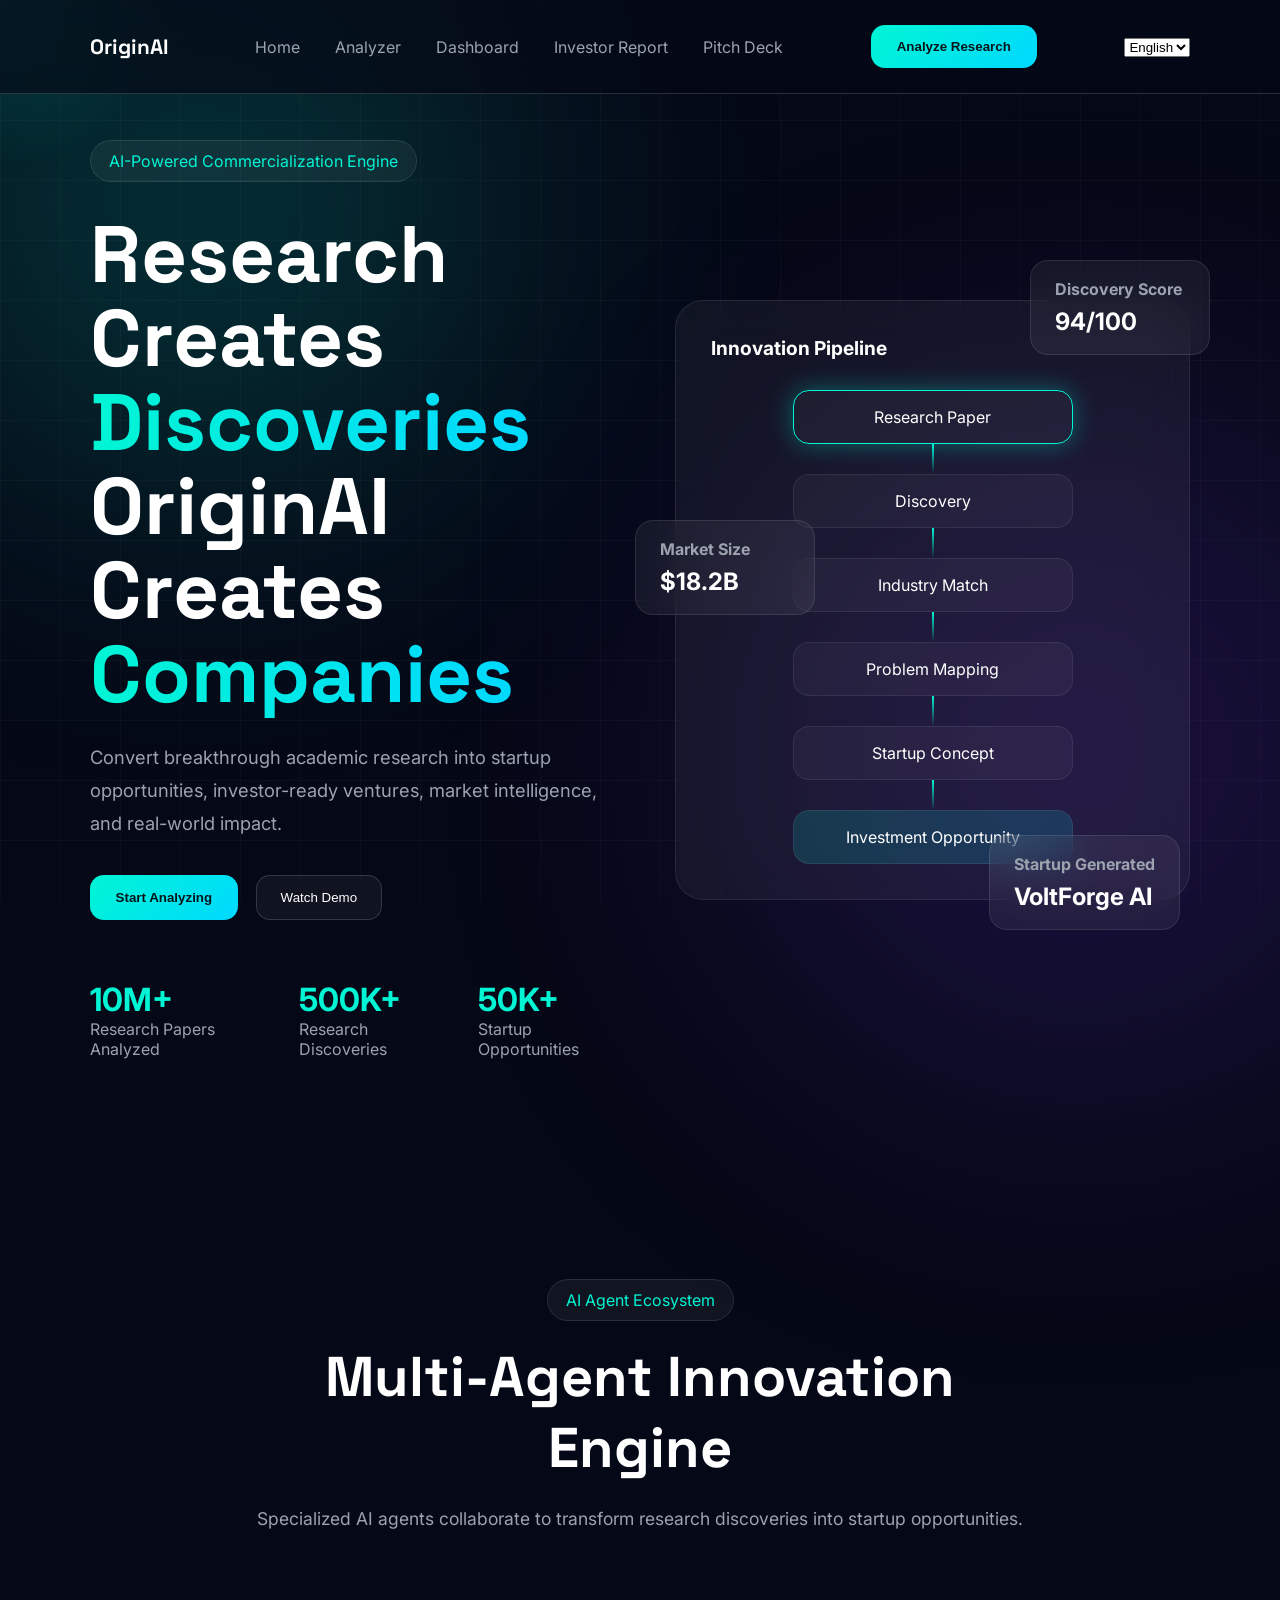
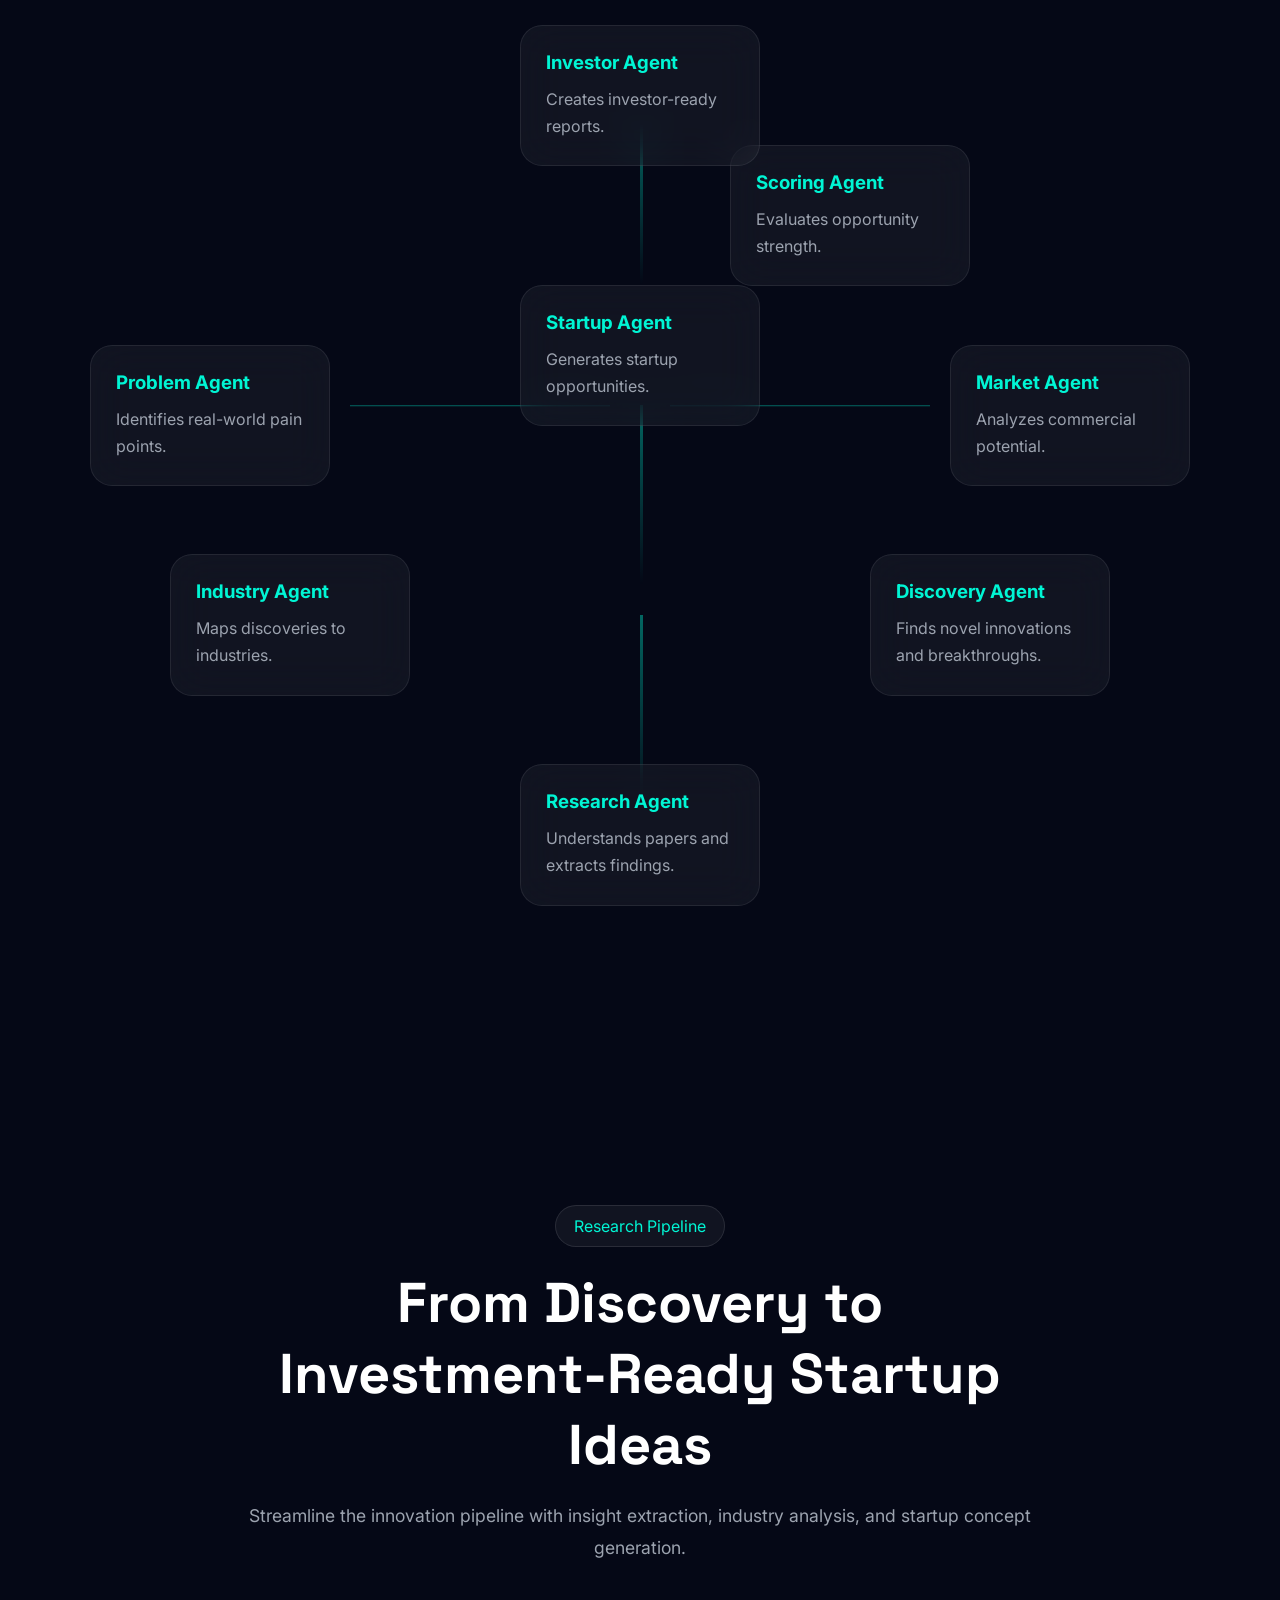
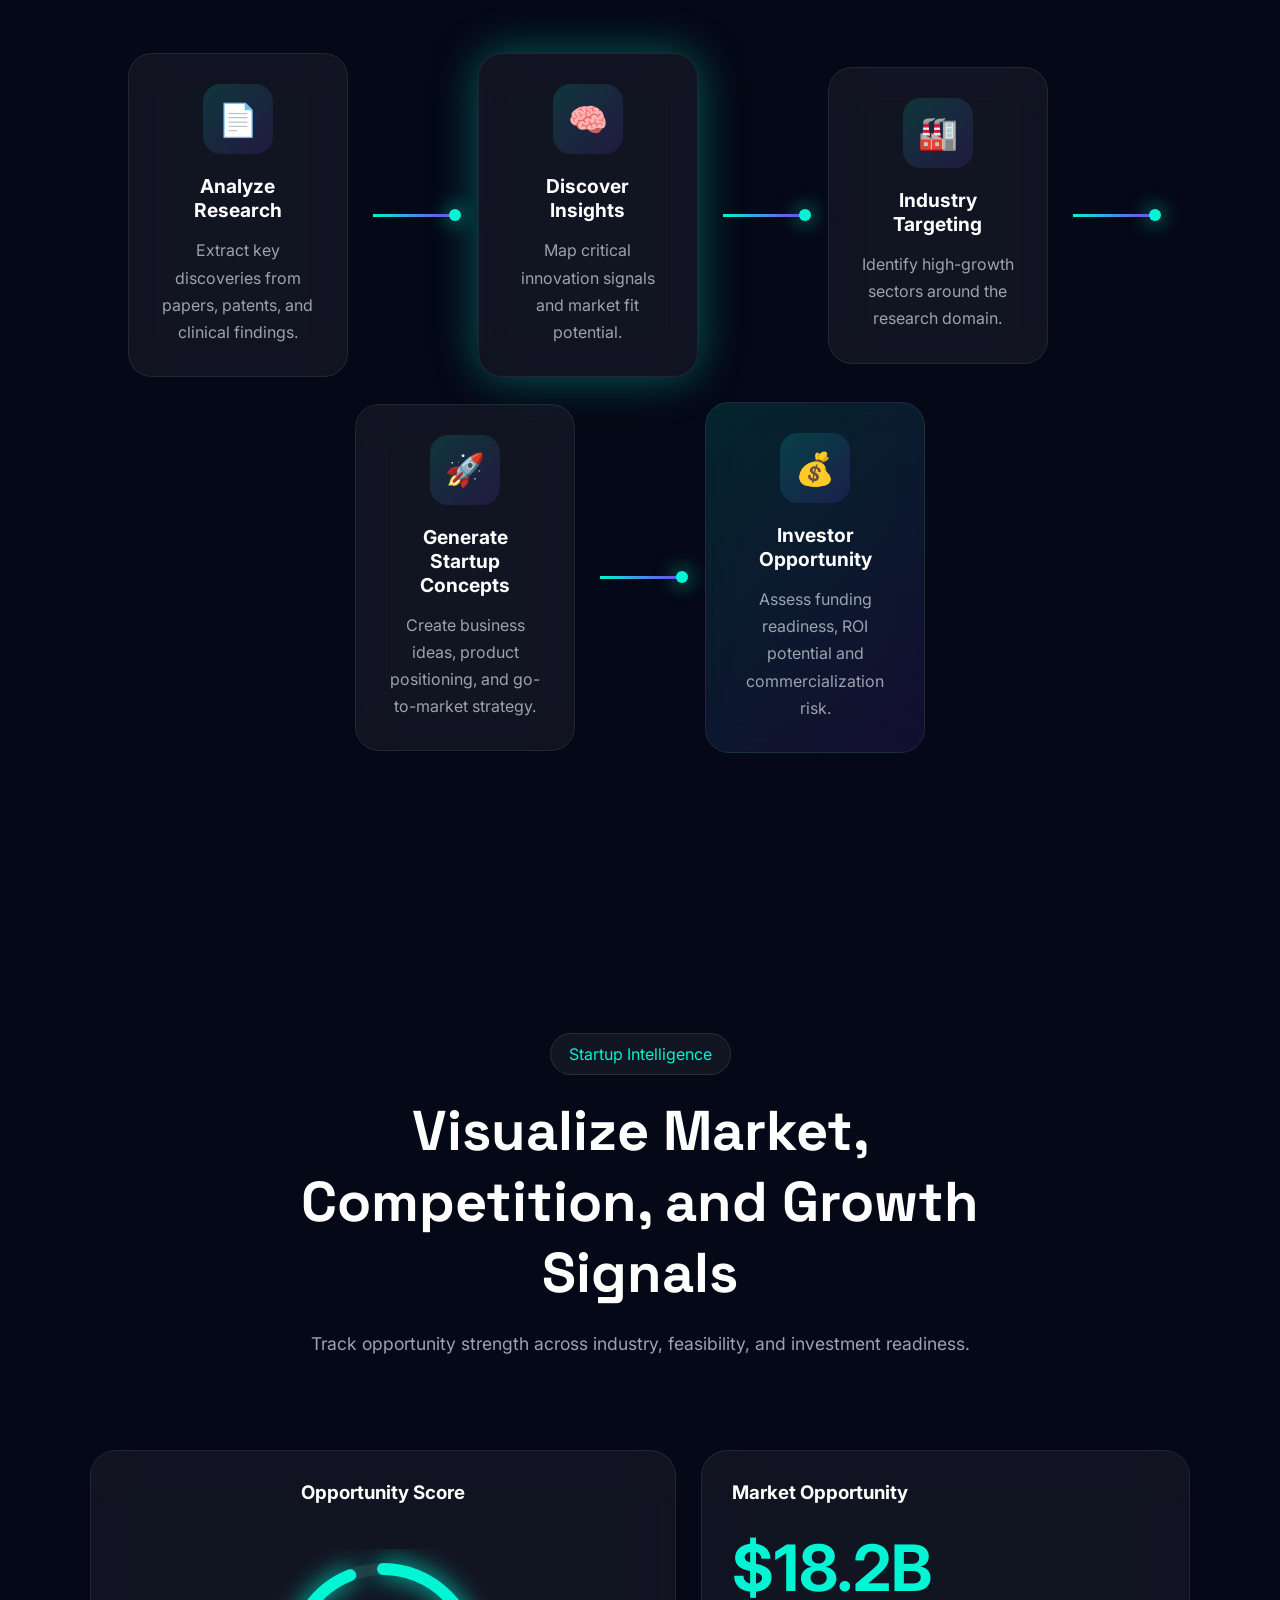
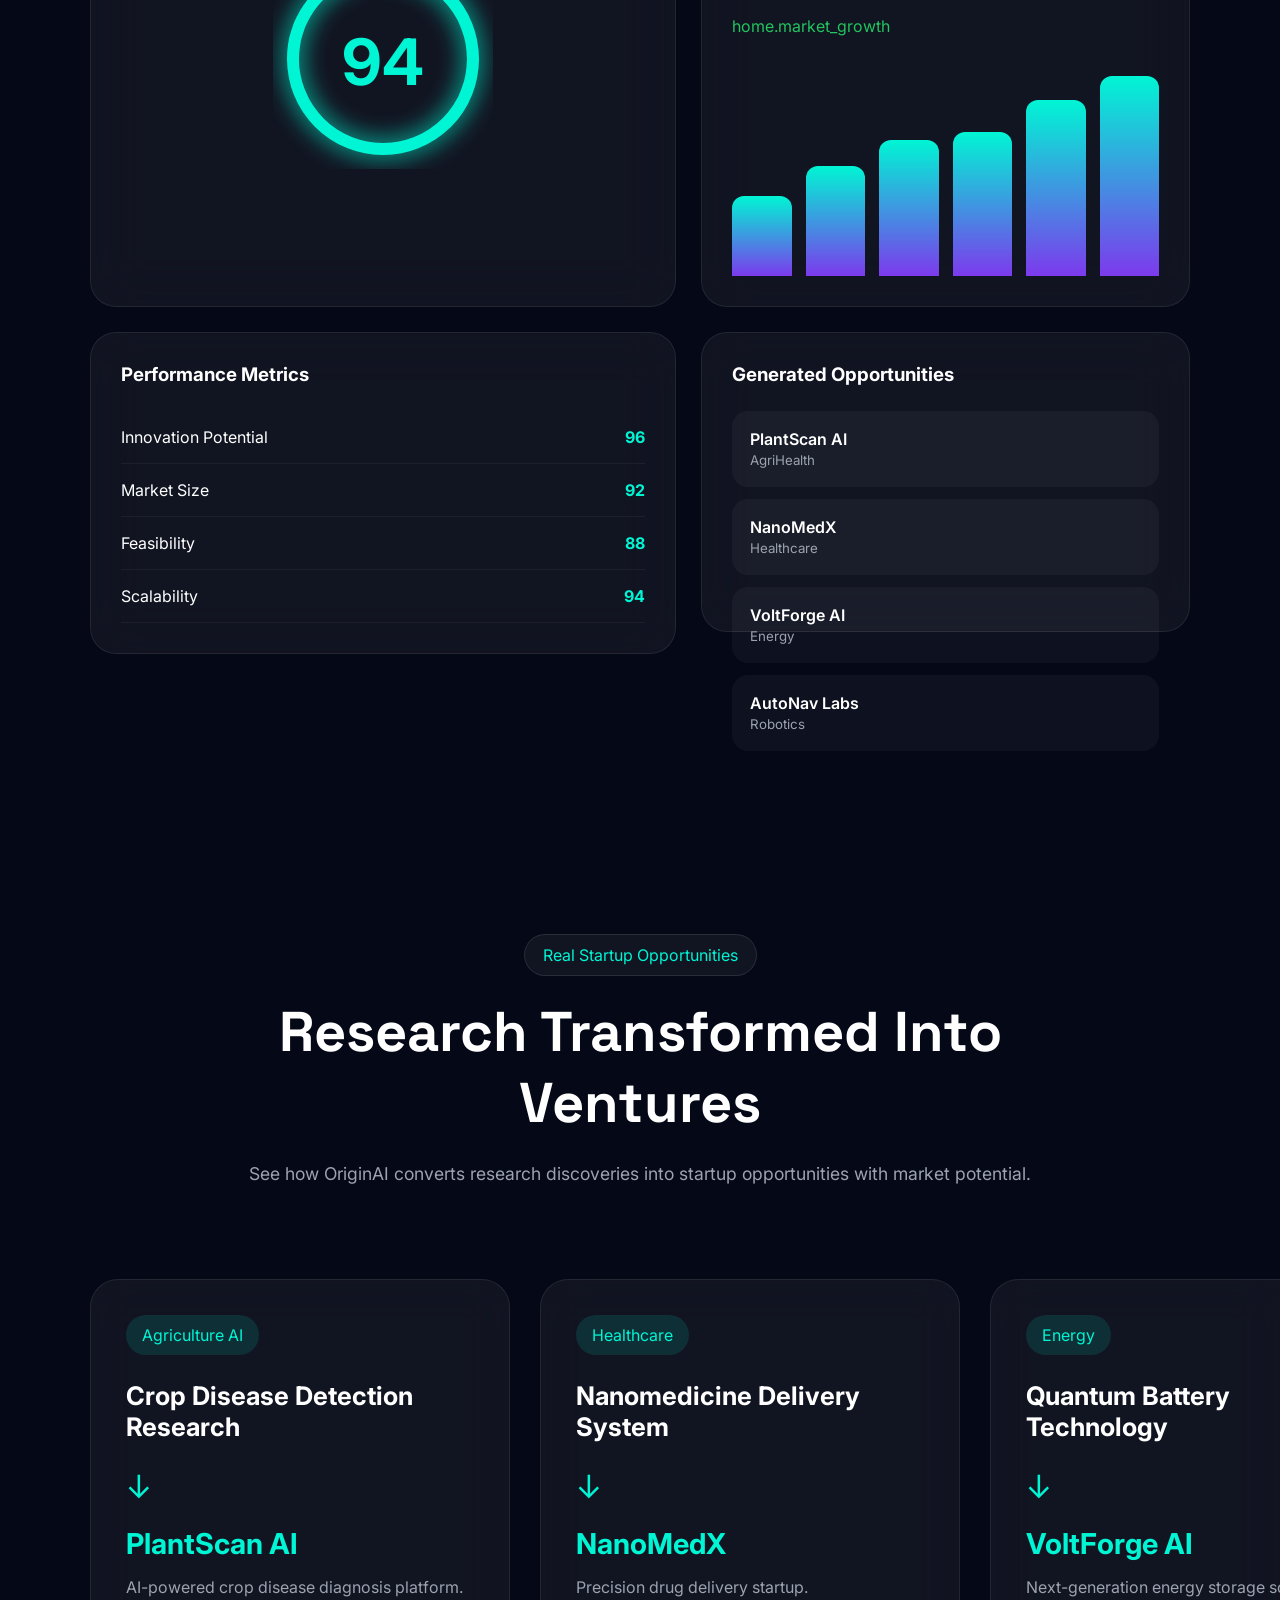
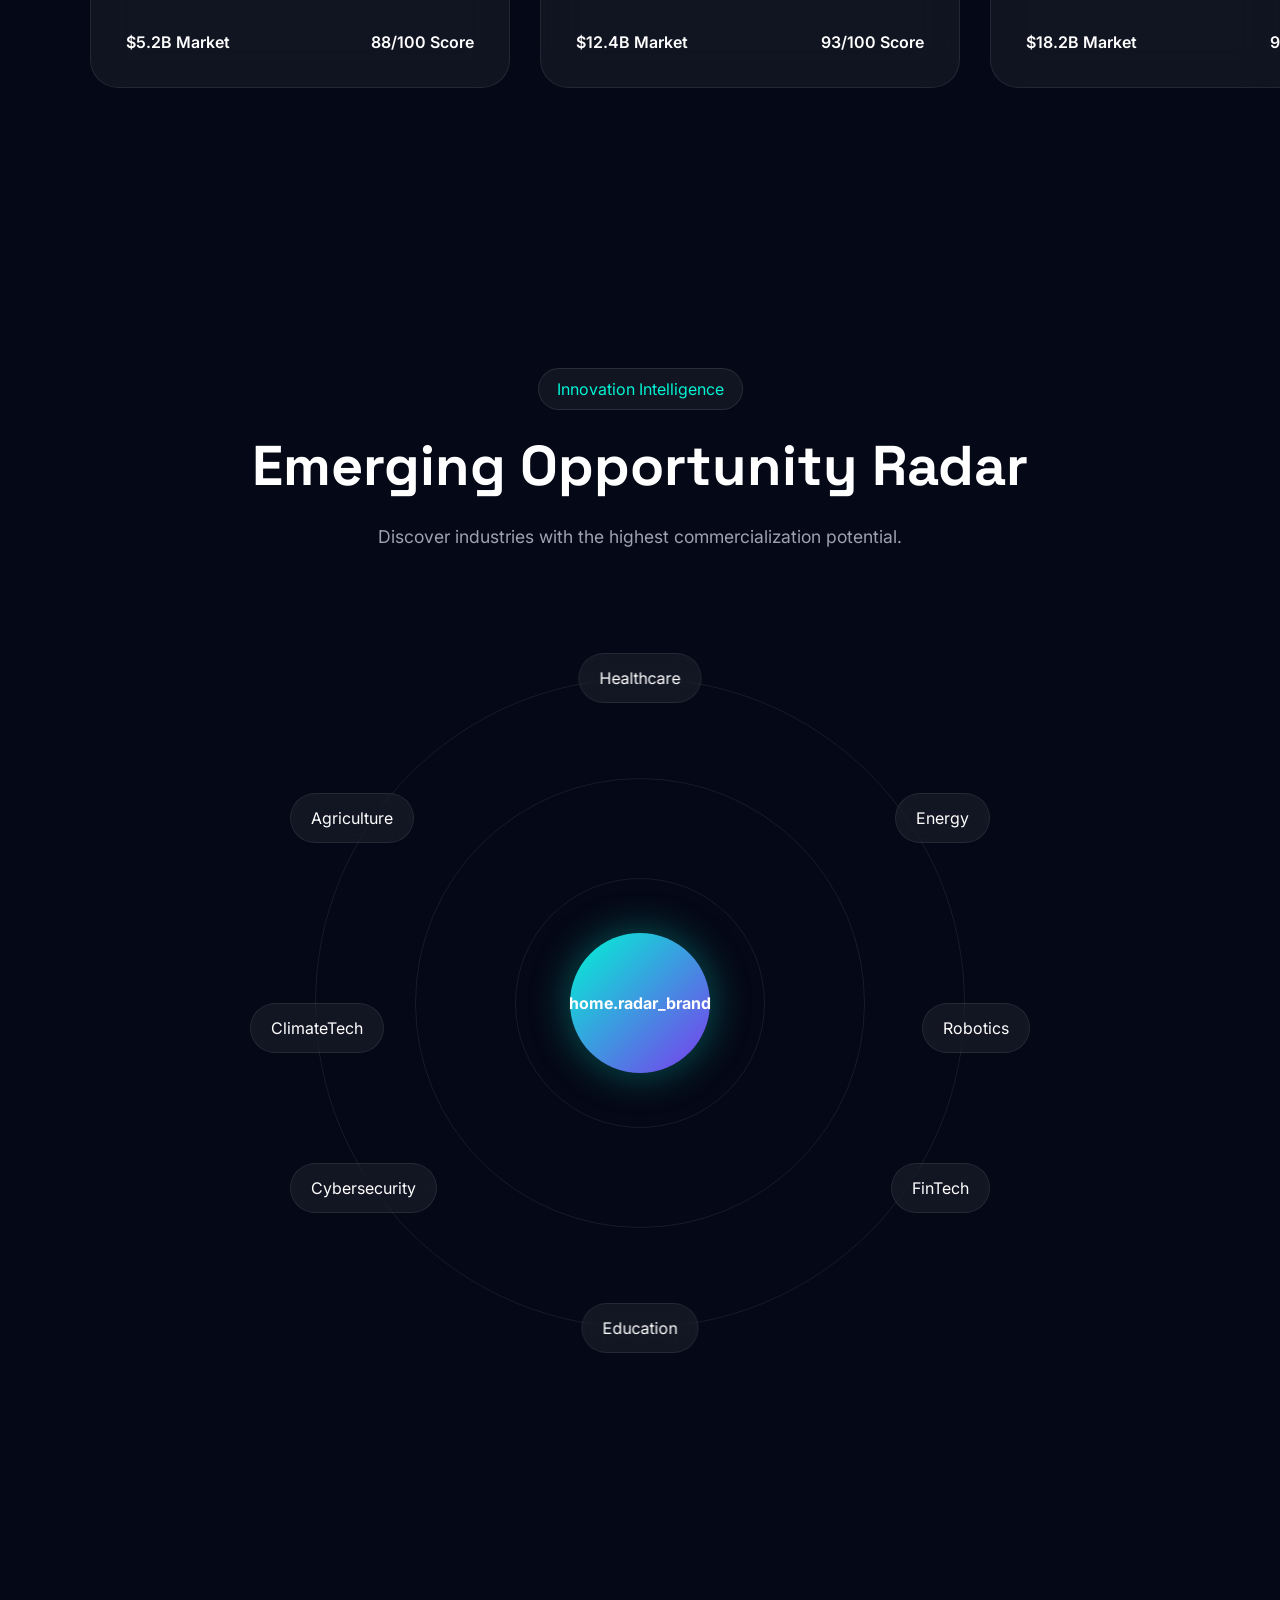
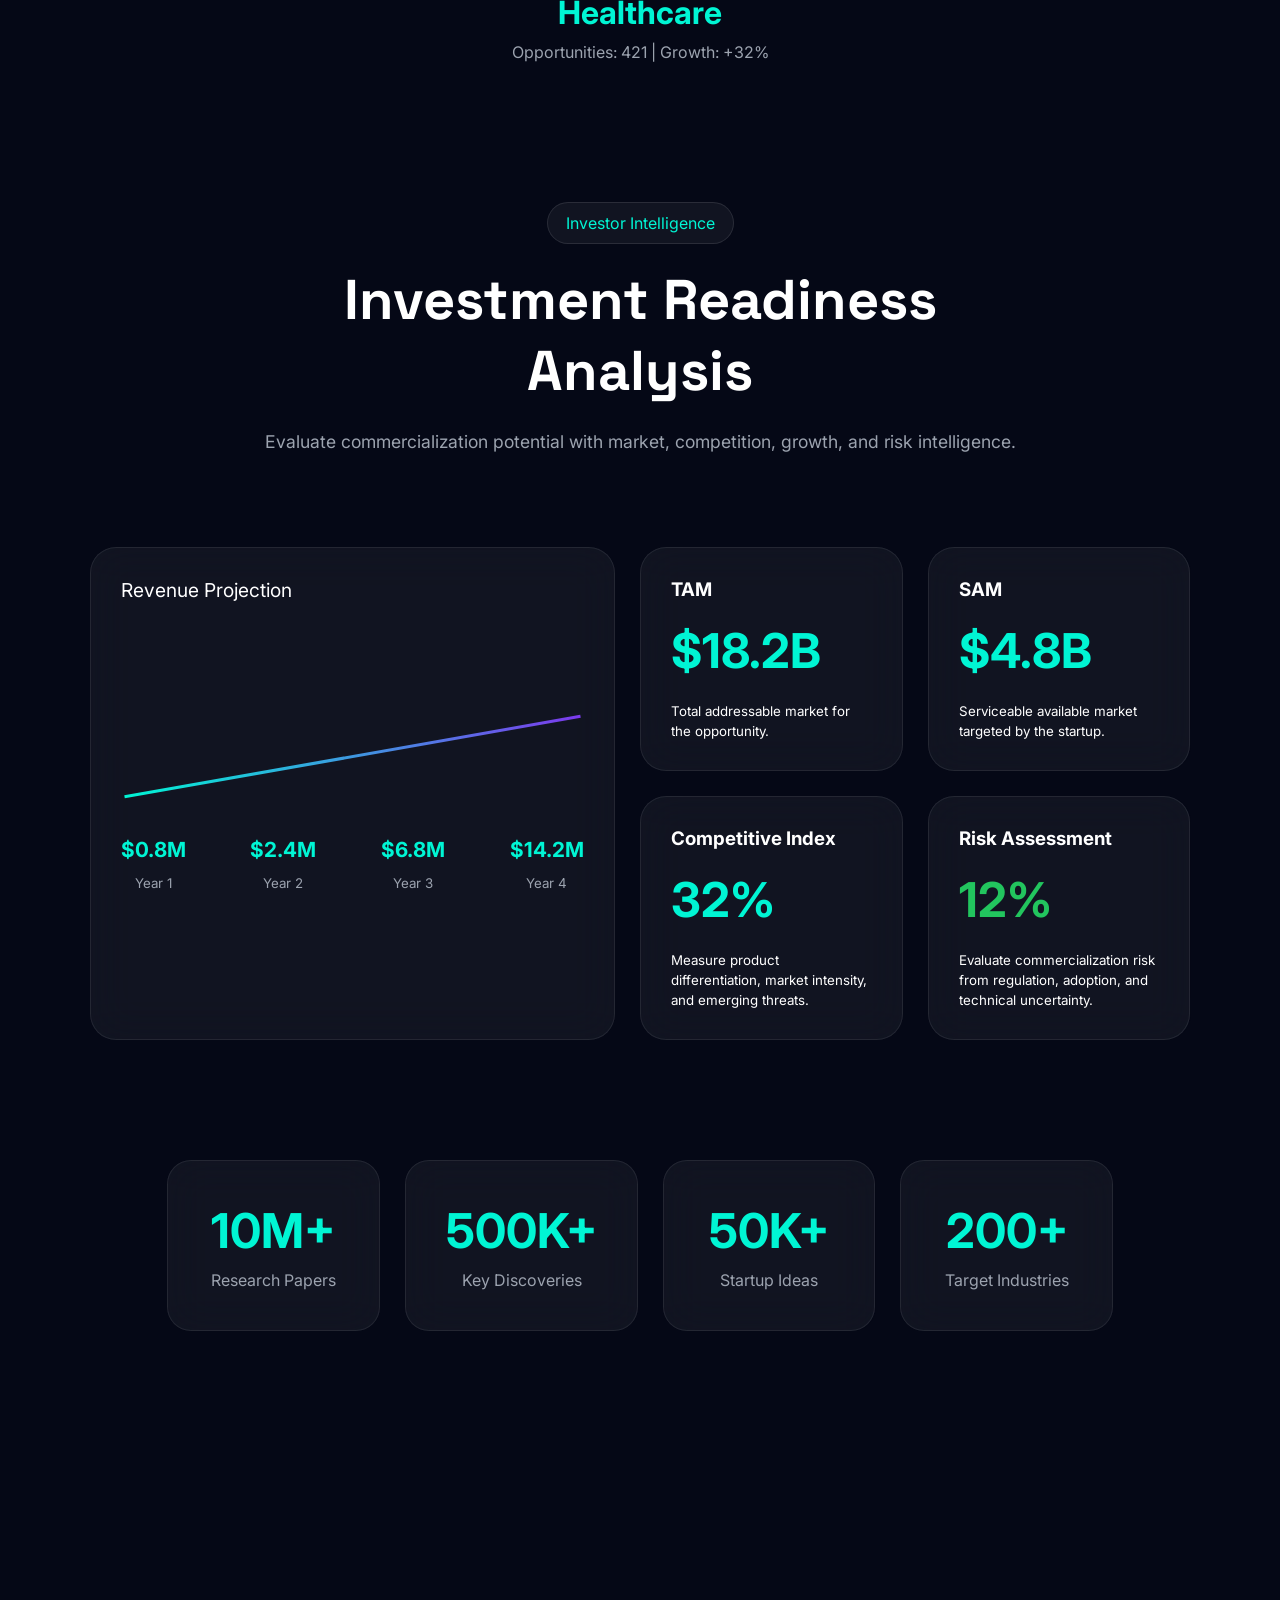
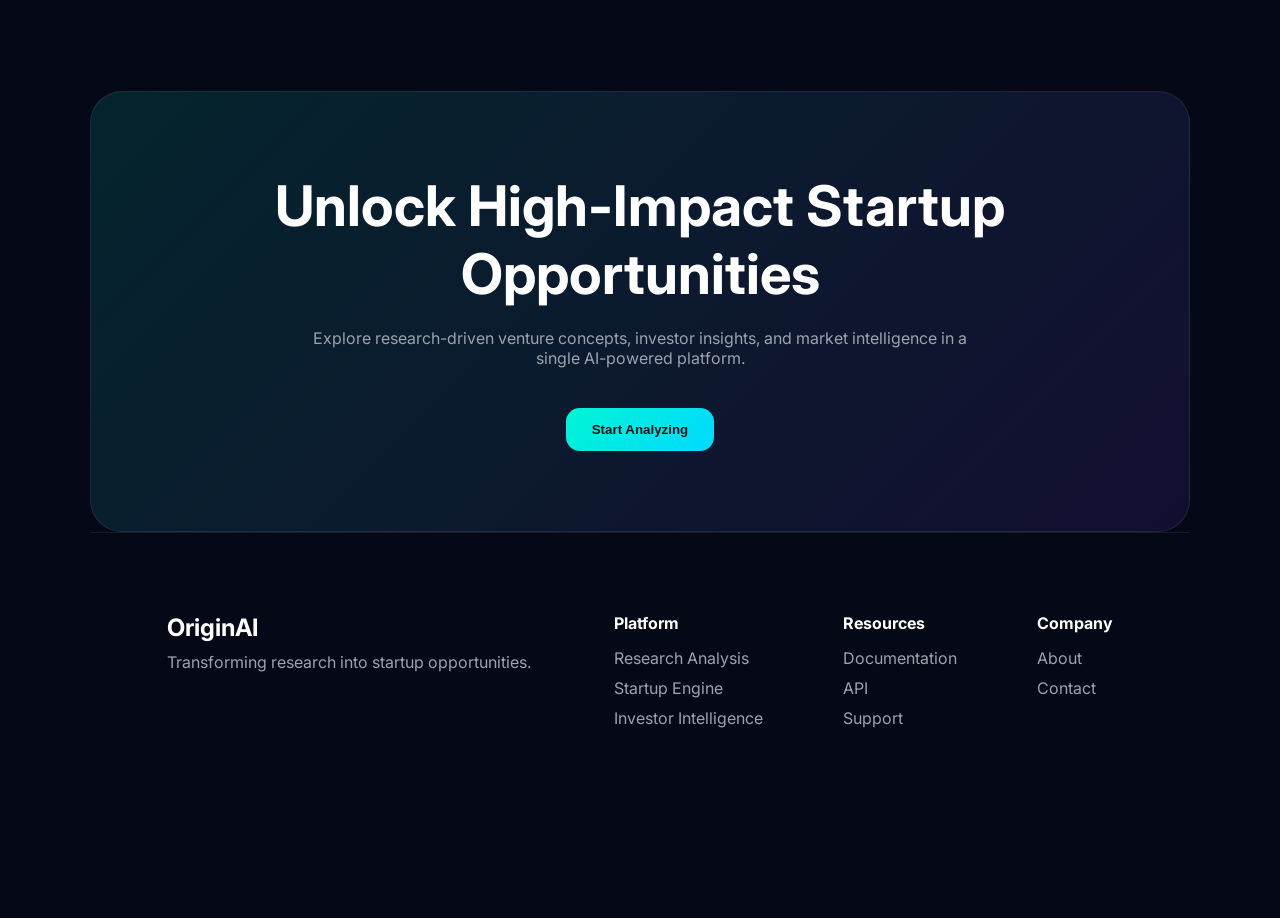
<file: templates/index.html>
<!DOCTYPE html>
<html lang="en">

<head>
    <meta charset="UTF-8">
    <meta name="viewport" content="width=device-width, initial-scale=1.0">
    <title data-i18n="title.home">OriginAI | Transform Research Into Startup Opportunities</title>

    <!-- Google Fonts -->
    <link href="https://fonts.googleapis.com/css2?family=Space+Grotesk:wght@300;400;500;600;700&family=Inter:wght@300;400;500;600&display=swap" rel="stylesheet">

    <!-- AOS -->
    <link href="https://unpkg.com/aos@2.3.4/dist/aos.css" rel="stylesheet">

    <!-- Main CSS -->
    <link rel="stylesheet" href="/static/css/style.css">
</head>

<body>

    <!-- Mouse Spotlight -->
    <div class="cursor-glow"></div>

    <!-- Animated Background -->
    <div class="bg-grid"></div>
    <div class="aurora aurora-1"></div>
    <div class="aurora aurora-2"></div>

    <!-- Navbar -->
    <nav class="navbar">
        <div class="logo" data-i18n="OriginAI">
            <span class="logo-circle"></span>
            OriginAI
        </div>

        <ul class="nav-links">
            <li><a href="/" data-i18n="nav.home">Home</a></li>
            <li><a href="/analyzer" data-i18n="nav.analyzer">Analyzer</a></li>
            <li><a href="/dashboard" data-i18n="nav.dashboard">Dashboard</a></li>
            <li><a href="/investor-report" data-i18n="nav.investor_report">Investor Report</a></li>
            <li><a href="/pitchdeck" data-i18n="nav.pitchdeck">Pitch Deck</a></li>
        </ul>

        <div class="nav-buttons">
            <button class="btn-primary"
                onclick="window.location.href='/analyzer'"
                data-i18n="btn.analyze_research">
                Analyze Research
            </button>
        </div>

        <div class="lang-selector">
            <select id="langSelector" aria-label="Language selector">
                <option value="en">English</option>
                <option value="hi">हिन्दी</option>
                <option value="te">తెలుగు</option>
                <option value="ta">தமிழ்</option>
            </select>
        </div>
    </nav>

    <!-- Hero -->
    <section class="hero">

        <div class="hero-left">

            <div class="hero-badge" data-i18n="hero.badge" data-i18n-html="true">
                AI-Powered Commercialization Engine
            </div>

            <h1 data-i18n="hero.h1" data-i18n-html="true">
                Research Creates
                <span>Discoveries</span>
                <br>
                OriginAI Creates
                <span>Companies</span>
            </h1>

            <p data-i18n="hero.p">
                Convert breakthrough academic research into startup opportunities,
                investor-ready ventures, market intelligence, and real-world impact.
            </p>

            <div class="hero-buttons">

                <button class="btn-primary hero-btn" onclick="window.location.href='/analyzer'" data-i18n="btn.start_analyzing">
                    Start Analyzing
                </button>

                <button class="btn-glass hero-btn" onclick="window.location.href='/dashboard'" data-i18n="btn.watch_demo">
                    Watch Demo
                </button>

            </div>

            <div class="hero-metrics">

                <div class="metric">
                    <h3>10M+</h3>
                    <span data-i18n="hero.metric_research_papers">Research Papers</span>
                </div>

                <div class="metric">
                    <h3>500K+</h3>
                    <span data-i18n="hero.metric_discoveries">Discoveries</span>
                </div>

                <div class="metric">
                    <h3>50K+</h3>
                    <span data-i18n="hero.metric_startup_opportunities">Startup Opportunities</span>
                </div>

            </div>

        </div>

        <div class="hero-right">

            <div class="pipeline-card">

                    <div class="pipeline-title" data-i18n="pipeline.innovation_pipeline">
                    Innovation Pipeline
                </div>

                <div class="pipeline">

                    <div class="pipeline-step active" data-i18n="home.pipeline_research_paper">
                        Research Paper
                    </div>

                    <div class="line"></div>

                    <div class="pipeline-step" data-i18n="home.pipeline_discovery">
                        Discovery
                    </div>

                    <div class="line"></div>

                    <div class="pipeline-step" data-i18n="home.pipeline_industry_match">
                        Industry Match
                    </div>

                    <div class="line"></div>

                    <div class="pipeline-step" data-i18n="home.pipeline_problem_mapping">
                        Problem Mapping
                    </div>

                    <div class="line"></div>

                    <div class="pipeline-step" data-i18n="home.pipeline_startup_concept">
                        Startup Concept
                    </div>

                    <div class="line"></div>

                    <div class="pipeline-step final" data-i18n="home.pipeline_investment_opportunity">
                        Investment Opportunity
                    </div>

                </div>

            </div>

            <div class="floating-card card-1">
                <h4>Discovery Score</h4>
                <h2>94/100</h2>
            </div>

            <div class="floating-card card-2">
                <h4>Market Size</h4>
                <h2>$18.2B</h2>
            </div>

            <div class="floating-card card-3">
                <h4>Startup Generated</h4>
                <h2>VoltForge AI</h2>
            </div>

        </div>

    </section>
    <!-- ===================================== -->
<!-- AI AGENT NETWORK -->
<!-- ===================================== -->

<section class="agent-network-section">

    <div class="section-header">

        <span class="section-tag" data-i18n="home.agent_network_tag">
            AI Agent Ecosystem
        </span>

        <h2 data-i18n="home.agent_network_title">
            Multi-Agent Innovation Engine
        </h2>

        <p data-i18n="home.agent_network_description">
    </div>

    <div class="agent-network">

        <div class="connection connection-1"></div>
        <div class="connection connection-2"></div>
        <div class="connection connection-3"></div>
        <div class="connection connection-4"></div>
        <div class="connection connection-5"></div>

        <div class="agent-card research">
            <h3 data-i18n="home.agent_research_title">Research Agent</h3>
            <p data-i18n="home.agent_research_description">
                Understands papers and extracts findings.
            </p>
        </div>

        <div class="agent-card discovery">
            <h3 data-i18n="home.agent_discovery_title">Discovery Agent</h3>
            <p data-i18n="home.agent_discovery_description">
                Finds novel innovations and breakthroughs.
            </p>
        </div>

        <div class="agent-card industry">
            <h3 data-i18n="home.agent_industry_title">Industry Agent</h3>
            <p data-i18n="home.agent_industry_description">
                Maps discoveries to industries.
            </p>
        </div>

        <div class="agent-card problem">
            <h3 data-i18n="home.agent_problem_title">Problem Agent</h3>
            <p data-i18n="home.agent_problem_description">
                Identifies real-world pain points.
            </p>
        </div>

        <div class="agent-card startup">
            <h3 data-i18n="home.agent_startup_title">Startup Agent</h3>
            <p data-i18n="home.agent_startup_description">
                Generates startup opportunities.
            </p>
        </div>

        <div class="agent-card market">
            <h3 data-i18n="home.agent_market_title">Market Agent</h3>
            <p data-i18n="home.agent_market_description">
                Analyzes commercial potential.
            </p>
        </div>

        <div class="agent-card scoring">
            <h3 data-i18n="home.agent_scoring_title">Scoring Agent</h3>
            <p data-i18n="home.agent_scoring_description">
                Evaluates opportunity strength.
            </p>
        </div>

        <div class="agent-card investor">
            <h3 data-i18n="home.agent_investor_title">Investor Agent</h3>
            <p data-i18n="home.agent_investor_description">
                Creates investor-ready reports.
            </p>
        </div>

    </div>

</section>
<!-- ===================================== -->
<!-- RESEARCH TO STARTUP PIPELINE -->
<!-- ===================================== -->

<section class="pipeline-section" data-i18n-section="pipeline">

    <div class="section-header">

        <span class="section-tag" data-i18n="home.pipeline_section_tag">
            Research Commercialization Process
        </span>

        <h2 data-i18n="home.pipeline_section_title">
            From Discovery To Startup
        </h2>

        <p data-i18n="home.pipeline_section_description">
            OriginAI transforms academic breakthroughs into
            commercially viable startup opportunities through
            a structured AI-powered pipeline.
        </p>

    </div>

    <div class="innovation-pipeline">

        <div class="pipeline-stage">

            <div class="stage-icon">📄</div>

            <h3 data-i18n="home.pipeline_step_research_paper">Research Paper</h3>

            <p data-i18n="home.pipeline_step_research_paper_desc">
                Upload PDFs, DOI links,
                or research publications.
            </p>

        </div>

        <div class="pipeline-arrow"></div>

        <div class="pipeline-stage">

            <div class="stage-icon">🧠</div>

            <h3 data-i18n="home.pipeline_step_discovery_extraction">Discovery Extraction</h3>

            <p data-i18n="home.pipeline_step_discovery_extraction_desc">
                AI identifies innovations,
                breakthroughs, and novel methods.
            </p>

        </div>

        <div class="pipeline-arrow"></div>

        <div class="pipeline-stage">

            <div class="stage-icon">🏭</div>

            <h3 data-i18n="home.pipeline_step_industry_mapping">Industry Mapping</h3>

            <p data-i18n="home.pipeline_step_industry_mapping_desc">
                Technologies are matched
                with target industries.
            </p>

        </div>

        <div class="pipeline-arrow"></div>

        <div class="pipeline-stage">

            <div class="stage-icon">🚀</div>

            <h3 data-i18n="home.pipeline_step_startup_generation">Startup Generation</h3>

            <p data-i18n="home.pipeline_step_startup_generation_desc">
                Business opportunities
                are automatically generated.
            </p>

        </div>

        <div class="pipeline-arrow"></div>

        <div class="pipeline-stage final-stage">

            <div class="stage-icon">💰</div>

            <h3 data-i18n="home.pipeline_step_investor_opportunity">Investor Opportunity</h3>

            <p data-i18n="home.pipeline_step_investor_opportunity_desc">
                Market analysis,
                scores, and reports.
            </p>

        </div>

    </div>

</section>
<!-- ===================================== -->
<!-- OPPORTUNITY INTELLIGENCE DASHBOARD -->
<!-- ===================================== -->

<section class="dashboard-preview">

    <div class="section-header">

        <span class="section-tag" data-i18n="home.dashboard_section_tag">
            Opportunity Intelligence
        </span>

        <h2 data-i18n="home.dashboard_section_title">
            AI-Powered Market Analysis
        </h2>

        <p data-i18n="home.dashboard_section_description">
            Every discovery is evaluated for innovation,
            feasibility, scalability, and market potential.
        </p>

    </div>

    <div class="dashboard-grid">

        <!-- SCORE CARD -->

        <div class="dashboard-card score-card">

            <h3 data-i18n="opportunity.score">Opportunity Score</h3>

            <div class="score-ring">

                <svg width="220" height="220">

                    <circle
                        cx="110"
                        cy="110"
                        r="90"
                        class="ring-bg">
                    </circle>

                    <circle
                        cx="110"
                        cy="110"
                        r="90"
                        class="ring-progress">
                    </circle>

                </svg>

                <div class="score-value">
                    94
                </div>

            </div>

        </div>

        <!-- MARKET -->

        <div class="dashboard-card market-card">

            <h3 data-i18n="home.market_opportunity_title">Market Opportunity</h3>

            <div class="market-value">
                $18.2B
            </div>

            <span class="market-growth" data-i18n="home.market_growth">
                ▲ +27.4%
            </span>

            <div class="market-chart">

                <div class="bar h1"></div>
                <div class="bar h2"></div>
                <div class="bar h3"></div>
                <div class="bar h4"></div>
                <div class="bar h5"></div>
                <div class="bar h6"></div>

            </div>

        </div>

        <!-- METRICS -->

        <div class="dashboard-card metrics-card">

            <h3 data-i18n="home.performance_metrics_title">Performance Metrics</h3>

            <div class="metric-row">
                <span data-i18n="home.metric_innovation">Innovation</span>
                <span>96</span>
            </div>

            <div class="metric-row">
                <span data-i18n="home.metric_market_size">Market Size</span>
                <span>92</span>
            </div>

            <div class="metric-row">
                <span data-i18n="home.metric_feasibility">Feasibility</span>
                <span>88</span>
            </div>

            <div class="metric-row">
                <span data-i18n="home.metric_scalability">Scalability</span>
                <span>94</span>
            </div>

        </div>

        <!-- STARTUP FEED -->

        <div class="dashboard-card startup-feed">

            <h3 data-i18n="home.generated_opportunities_title">Generated Opportunities</h3>

            <div class="startup-item">
                <span data-i18n="home.showcase_startup_name_1">VoltForge AI</span>
                <small data-i18n="home.showcase_startup_sector_1">Energy Storage</small>
            </div>

            <div class="startup-item">
                <span data-i18n="home.showcase_startup_name_2">PlantScan AI</span>
                <small data-i18n="home.showcase_startup_sector_2">Agriculture</small>
            </div>

            <div class="startup-item">
                <span data-i18n="home.showcase_startup_name_3">NanoMedX</span>
                <small data-i18n="home.showcase_startup_sector_3">Healthcare</small>
            </div>

            <div class="startup-item">
                <span data-i18n="home.showcase_startup_name_4">AutoNav Labs</span>
                <small data-i18n="home.showcase_startup_sector_4">Robotics</small>
            </div>

        </div>

    </div>

</section>

    <!-- Next sections here -->
    <!-- Stats -->
    <!-- AI Agent Network -->
    <!-- Dashboard -->
    <!-- Footer -->
     <!-- ===================================== -->
<!-- DISCOVERY SHOWCASE -->
<!-- ===================================== -->

<section class="discovery-showcase">

    <div class="section-header">

        <span class="section-tag" data-i18n="home.showcase_section_tag">
            Real Startup Opportunities
        </span>

        <h2 data-i18n="home.showcase_section_title">
            Research Transformed Into Ventures
        </h2>

        <p data-i18n="home.showcase_section_description">
            See how OriginAI converts research discoveries into
            startup opportunities with market potential.
        </p>

    </div>

    <div class="showcase-track">

        <div class="showcase-card">

            <div class="research-tag" data-i18n="home.showcase_tag_1">
                Agriculture AI
            </div>

            <h3 data-i18n="home.showcase_title_1">Crop Disease Detection Research</h3>

            <div class="showcase-arrow">
                ↓
            </div>

            <h4 data-i18n="home.showcase_project_1">PlantScan AI</h4>

            <p data-i18n="home.showcase_description_1">
                AI-powered crop disease diagnosis platform.
            </p>

            <div class="showcase-footer">

                <span data-i18n="home.showcase_market_1">$5.2B Market</span>
                <span data-i18n="home.showcase_score_1">88/100 Score</span>

            </div>

        </div>

        <div class="showcase-card">

            <div class="research-tag" data-i18n="home.showcase_tag_2">
                Healthcare
            </div>

            <h3 data-i18n="home.showcase_title_2">Nanomedicine Delivery System</h3>

            <div class="showcase-arrow">
                ↓
            </div>

            <h4 data-i18n="home.showcase_project_2">NanoMedX</h4>

            <p data-i18n="home.showcase_description_2">
                Precision drug delivery startup.
            </p>

            <div class="showcase-footer">

                <span data-i18n="home.showcase_market_2">$12.4B Market</span>
                <span data-i18n="home.showcase_score_2">93/100 Score</span>

            </div>

        </div>

        <div class="showcase-card">

            <div class="research-tag" data-i18n="home.showcase_tag_3">
                Energy
            </div>

            <h3 data-i18n="home.showcase_title_3">Quantum Battery Technology</h3>

            <div class="showcase-arrow">
                ↓
            </div>

            <h4 data-i18n="home.showcase_project_3">VoltForge AI</h4>

            <p data-i18n="home.showcase_description_3">
                Next-generation energy storage solutions.
            </p>

            <div class="showcase-footer">

                <span data-i18n="home.showcase_market_3">$18.2B Market</span>
                <span data-i18n="home.showcase_score_3">94/100 Score</span>

            </div>

        </div>

        <div class="showcase-card">

            <div class="research-tag" data-i18n="home.showcase_tag_4">
                Robotics
            </div>

            <h3 data-i18n="home.showcase_title_4">Autonomous Navigation Research</h3>

            <div class="showcase-arrow">
                ↓
            </div>

            <h4 data-i18n="home.showcase_project_4">AutoNav Labs</h4>

            <p data-i18n="home.showcase_description_4">
                Autonomous mobility intelligence platform.
            </p>

            <div class="showcase-footer">

                <span data-i18n="home.showcase_market_4">$21B Market</span>
                <span data-i18n="home.showcase_score_4">91/100 Score</span>

            </div>

        </div>

    </div>

</section>
<!-- ===================================== -->
<!-- INNOVATION RADAR -->
<!-- ===================================== -->

<section class="radar-section">

    <div class="section-header">

        <span class="section-tag" data-i18n="home.radar_section_tag">
            Innovation Intelligence
        </span>

        <h2 data-i18n="home.radar_section_title">
            Emerging Opportunity Radar
        </h2>

        <p data-i18n="home.radar_section_description">
            Discover industries with the highest commercialization potential.
        </p>

    </div>

    <div class="radar-container">

        <div class="radar-circle circle-1"></div>
        <div class="radar-circle circle-2"></div>
        <div class="radar-circle circle-3"></div>

        <div class="radar-center" data-i18n="home.radar_brand">
            ORIGIN AI
        </div>

        <div class="radar-node healthcare" data-i18n="home.radar_node_healthcare">
            Healthcare
        </div>

        <div class="radar-node energy" data-i18n="home.radar_node_energy">
            Energy
        </div>

        <div class="radar-node agriculture" data-i18n="home.radar_node_agriculture">
            Agriculture
        </div>

        <div class="radar-node robotics" data-i18n="home.radar_node_robotics">
            Robotics
        </div>

        <div class="radar-node fintech" data-i18n="home.radar_node_fintech">
            FinTech
        </div>

        <div class="radar-node climate" data-i18n="home.radar_node_climate">
            ClimateTech
        </div>

        <div class="radar-node cyber" data-i18n="home.radar_node_cyber">
            Cybersecurity
        </div>

        <div class="radar-node education" data-i18n="home.radar_node_education">
            Education
        </div>

    </div>

</section>

<div class="radar-info">

    <h3 id="industryName" data-i18n="home.radar_info_industry_name">
        Healthcare
    </h3>

    <p id="industryStats" data-i18n="home.radar_info_industry_stats">
        Opportunities: 421 | Growth: +32%
    </p>

</div>
<!-- ===================================== -->
<!-- INVESTOR INTELLIGENCE -->
<!-- ===================================== -->

<section class="investor-section">

    <div class="section-header">

        <span class="section-tag" data-i18n="home.investor_section_tag">
            Investor Intelligence
        </span>

        <h2 data-i18n="home.investor_section_title">
            Investment Readiness Analysis
        </h2>

        <p data-i18n="home.investor_section_description">
            Evaluate commercialization potential with market,
            competition, growth, and risk intelligence.
        </p>

    </div>

    <div class="investor-grid">

        <!-- LEFT -->

        <div class="investor-card large-card">

            <div class="card-header" data-i18n="home.revenue_projection_title">
                Revenue Projection
            </div>

            <div class="revenue-chart">

                <div class="rev-line"></div>

                <div class="year">
                    <span>$0.8M</span>
                    <small data-i18n="home.revenue_projection_year_1">Year 1</small>
                </div>

                <div class="year">
                    <span>$2.4M</span>
                    <small data-i18n="home.revenue_projection_year_2">Year 2</small>
                </div>

                <div class="year">
                    <span>$6.8M</span>
                    <small data-i18n="home.revenue_projection_year_3">Year 3</small>
                </div>

                <div class="year">
                    <span>$14.2M</span>
                    <small data-i18n="home.revenue_projection_year_4">Year 4</small>
                </div>

            </div>

        </div>

        <!-- RIGHT -->

        <div class="investor-card">

            <h3 data-i18n="home.investor_tam_title">TAM</h3>

            <div class="big-number">
                $18.2B
            </div>

            <small data-i18n="home.investor_tam_description">Total Addressable Market</small>

        </div>

        <div class="investor-card">

            <h3 data-i18n="home.investor_sam_title">SAM</h3>

            <div class="big-number">
                $4.8B
            </div>

            <small data-i18n="home.investor_sam_description">Serviceable Market</small>

        </div>

        <div class="investor-card">

            <h3 data-i18n="home.competition_index_title">Competition Index</h3>

            <div class="big-number">
                32%
            </div>

            <small data-i18n="home.competition_index_description">Low Competition</small>

        </div>

        <div class="investor-card">

            <h3 data-i18n="home.risk_score_title">Risk Score</h3>

            <div class="big-number risk">
                12%
            </div>

            <small data-i18n="home.risk_score_description">Low Risk</small>

        </div>

    </div>
<section class="stats-section">

    <div class="stat-card">
        <h2>10M+</h2>
        <p data-i18n="home.stats_research_papers">Research Papers</p>
    </div>

    <div class="stat-card">
        <h2>500K+</h2>
        <p data-i18n="home.stats_discoveries">Discoveries</p>
    </div>

    <div class="stat-card">
        <h2>50K+</h2>
        <p data-i18n="home.stats_startup_opportunities">Startup Opportunities</p>
    </div>

    <div class="stat-card">
        <h2>200+</h2>
        <p data-i18n="home.stats_industries">Industries</p>
    </div>

</section>
</section>
<section class="cta-section">

    <div class="cta-card">

        <h2 data-i18n="home.cta_title">
            Turn Research Into Companies
        </h2>

        <p data-i18n="home.cta_description">
            Discover startup opportunities hidden inside
            academic research and emerging technologies.
        </p>

        <button class="btn-primary" data-i18n="btn.start_analyzing">
            Start Analyzing →
        </button>

    </div>
<footer class="footer">

    <div class="footer-brand">

        <h2>OriginAI</h2>

        <p data-i18n="home.footer_tagline">
            Transforming research into startup opportunities.
        </p>

    </div>

    <div class="footer-links">

        <div>
            <h4 data-i18n="home.footer_section_platform">Platform</h4>
            <a href="/analyzer" data-i18n="home.footer_link_research_analysis">Research Analysis</a>
            <a href="/dashboard" data-i18n="home.footer_link_startup_engine">Startup Engine</a>
            <a href="/investor-report" data-i18n="home.footer_link_investor_intelligence">Investor Intelligence</a>
        </div>

        <div>
            <h4 data-i18n="home.footer_section_resources">Resources</h4>
            <a href="/investor-report" data-i18n="home.footer_link_documentation">Documentation</a>
            <a href="/investor-report" data-i18n="home.footer_link_api">API</a>
            <a href="/investor-report" data-i18n="home.footer_link_support">Support</a>
        </div>

        <div>
            <h4 data-i18n="home.footer_section_company">Company</h4>
            <a href="/" data-i18n="home.footer_link_about">About</a>
            <a href="/" data-i18n="home.footer_link_contact">Contact</a>
    </div>

</footer>
</section>
    <script src="https://unpkg.com/aos@2.3.4/dist/aos.js"></script>

    <script>
        AOS.init({
            duration: 1000,
            once: true
        });
    </script>

    <script src="/static/js/i18n.js"></script>
    <script src="/static/js/main.js"></script>

</body>
</html>
</file>
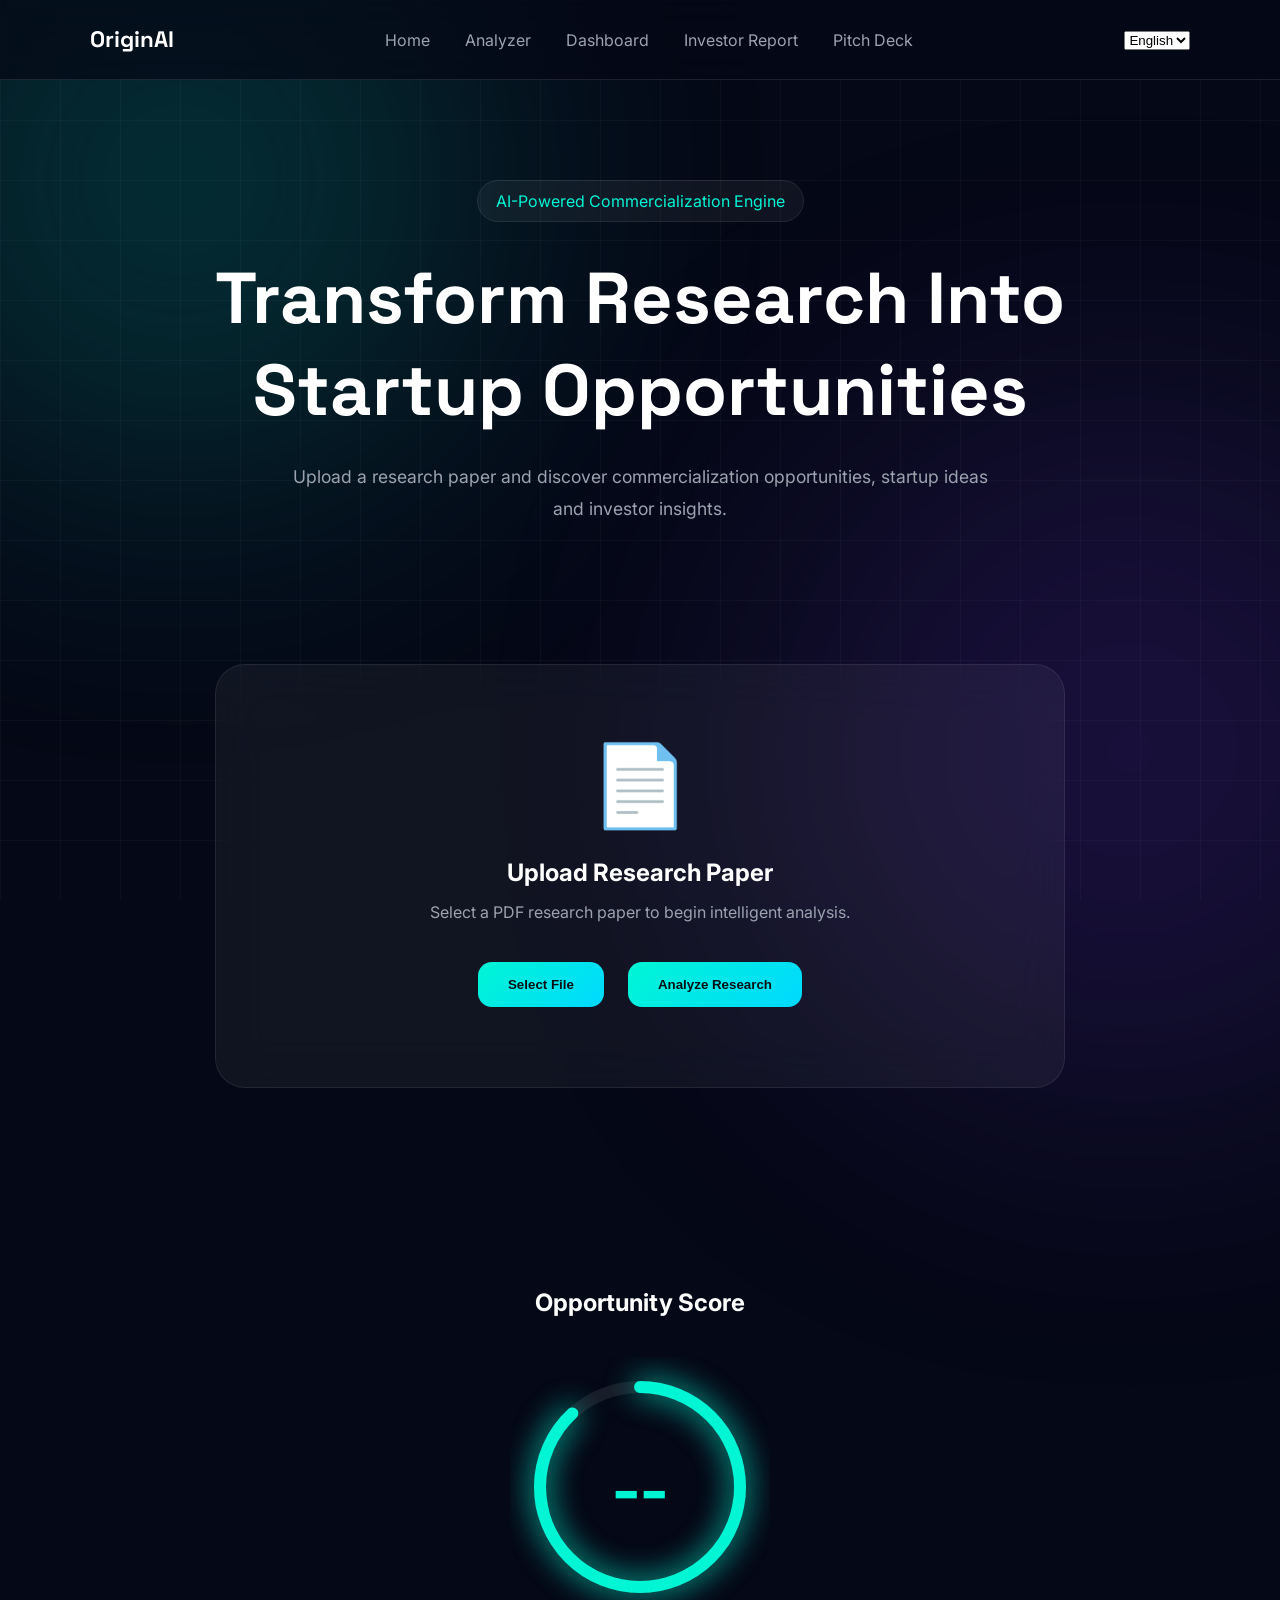
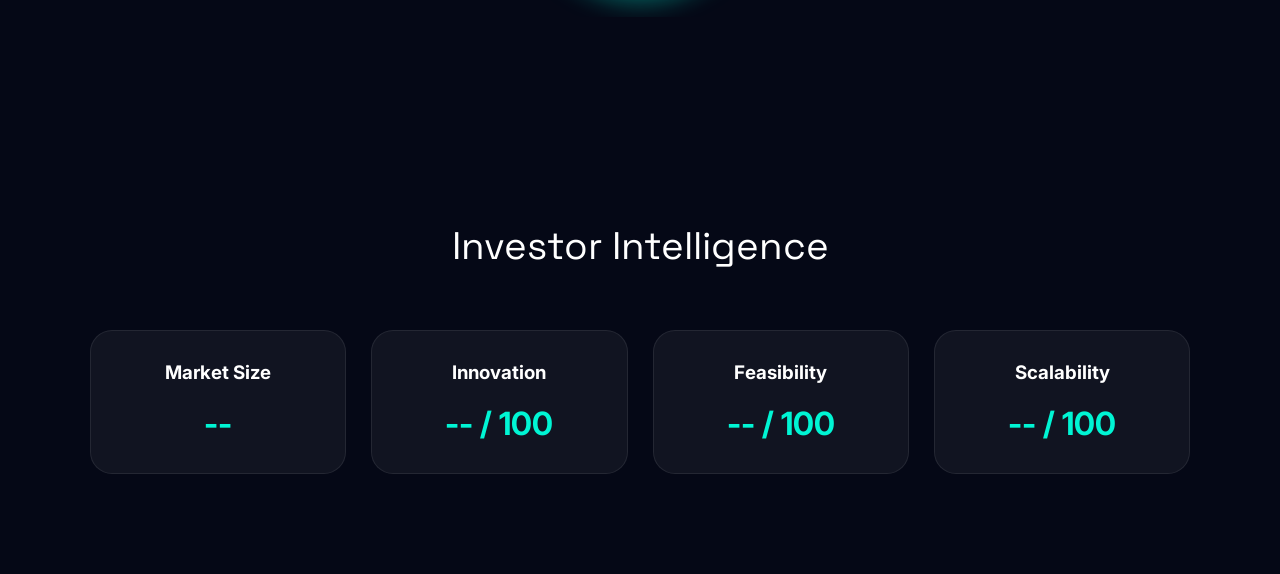
<file: templates/analyzer.html>
<!DOCTYPE html>
<html lang="en">

<head>
    <meta charset="UTF-8">
    <meta name="viewport" content="width=device-width, initial-scale=1.0">
    <title data-i18n="title.analyzer">OriginAI | Research Analyzer</title>

    <link href="https://fonts.googleapis.com/css2?family=Space+Grotesk:wght@300;400;500;600;700&family=Inter:wght@300;400;500;600&display=swap" rel="stylesheet">

    <link rel="stylesheet"
      href="/static/css/analyzer.css">
</head>

<body>

    <!-- Background Effects -->
    <div class="bg-grid"></div>
    <div class="aurora aurora-1"></div>
    <div class="aurora aurora-2"></div>

    <!-- NAVBAR -->

    <nav class="navbar">

        <div class="logo">
            OriginAI
        </div>

        <div class="nav-links">
            <a href="/" data-i18n="nav.home">Home</a>
            <a href="/analyzer" data-i18n="nav.analyzer">Analyzer</a>
            <a href="/dashboard" data-i18n="nav.dashboard">Dashboard</a>
            <a href="/investor-report" data-i18n="nav.investor_report">Investor Report</a>
            <a href="/pitchdeck" data-i18n="nav.pitchdeck">Pitch Deck</a>
        </div>

        <div class="lang-selector">
            <select id="langSelector" aria-label="Language selector">
                <option value="en">English</option>
                <option value="hi">हिन्दी</option>
                <option value="te">తెలుగు</option>
                <option value="ta">தமிழ்</option>
            </select>
        </div>

    </nav>

    <!-- HERO -->

    <section class="hero">

        <div class="hero-badge" data-i18n="hero.badge">
            Research Commercialization Engine
        </div>

        <h1 data-i18n="analyzer.hero_h1">Transform Research Into
            Startup Opportunities</h1>

        <p data-i18n="analyzer.hero_p">Upload a research paper and discover
            commercialization opportunities,
            startup ideas and investor insights.</p>

    </section>

    <!-- UPLOAD -->

    <section class="upload-section">

        <div class="upload-card">

            <div class="upload-icon">
                📄
            </div>

            <h2 data-i18n="analyzer.upload_title">Upload Research Paper</h2>

            <p id="uploadMessage" data-i18n="analyzer.upload_message">
                Select a PDF research paper to begin intelligent analysis.
            </p>

            <input
                type="file"
                id="pdfUpload"
                accept="application/pdf"
                hidden>

            <button
                class="btn-primary"
                onclick="document.getElementById('pdfUpload').click()"
                data-i18n="analyzer.select_file">

                Select File

            </button>

            <button
                class="btn-primary"
                id="analyzeBtn"
                data-i18n="analyzer.analyze">

                Analyze Research

            </button>

        </div>

    </section>

    <!-- PROCESSING -->

    <section
        class="processing-section"
        id="processingSection">

        <h2>
            AI Analysis Pipeline
        </h2>

        <div class="process-container">

            <div class="process-step" data-i18n="processing.reading">Reading Research Paper...</div>
            <div class="process-step" data-i18n="processing.extracting">Extracting Discoveries...</div>
            <div class="process-step" data-i18n="processing.mapping">Mapping Industries...</div>
            <div class="process-step" data-i18n="processing.generating">Generating Startup...</div>
            <div class="process-step" data-i18n="processing.market_analysis">Market Analysis...</div>
            <div class="process-step" data-i18n="processing.build_report">Building Investor Report...</div>

        </div>

    </section>

    <!-- RESULTS -->

    <section
        class="results-section"
        id="resultsSection">

        <div class="section-title" data-i18n="results.title">

            Analysis Results

        </div>

        <div class="results-grid">

            <div class="result-card">
                <h3 data-i18n="analyzer.result_research_summary_title">Research Summary</h3>
                <p id="summary-text" data-i18n="analyzer.result_research_summary_text">Upload a PDF to view the summed research overview.</p>
            </div>

            <div class="result-card">
                <h3 data-i18n="analyzer.result_key_discovery_title">Key Discovery</h3>
                <p id="discovery-text" data-i18n="analyzer.result_key_discovery_text">The main innovation will appear here after analysis.</p>
            </div>

            <div class="result-card">
                <h3 data-i18n="analyzer.result_industry_match_title">Industry Match</h3>
                <p id="industry" data-i18n="analyzer.result_industry_match_text">Industry alignment will appear here.</p>
            </div>

            <div class="result-card">
                <h3 data-i18n="analyzer.result_startup_opportunity_title">Startup Opportunity</h3>
                <p id="startup-name" data-i18n="analyzer.result_startup_opportunity_text">A research-driven startup concept will appear here.</p>
            </div>

            <div class="result-card">
                <h3 data-i18n="analyzer.result_market_size_title">Market Size</h3>
                <p id="market-size">--</p>
            </div>

            <div class="result-card">
                <h3 data-i18n="analyzer.result_tam_sam_som_title">TAM / SAM / SOM</h3>
                <p id="market-tam">--</p>
                <p id="market-sam">--</p>
                <p id="market-som">--</p>
            </div>

            <div class="result-card">
                <h3 data-i18n="analyzer.result_revenue_model_title">Revenue Model</h3>
                <p id="revenue-model">--</p>
            </div>

            <div class="result-card">
                <h3 data-i18n="analyzer.result_risk_assessment_title">Risk Assessment</h3>
                <p id="risk-score">--</p>
            </div>

            <div class="result-card">
                <h3 data-i18n="analyzer.result_investor_interest_title">Investor Interest</h3>
                <p id="investor-interest">--</p>
            </div>

            <div class="result-card">
                <h3 data-i18n="analyzer.result_funding_readiness_title">Funding Readiness</h3>
                <p id="funding-readiness">--</p>
            </div>

        </div>

        <div class="results-actions">
            <button class="btn-secondary" onclick="window.location.href='/dashboard'" data-i18n="results.view_dashboard">View Dashboard</button>
            <button class="btn-primary" onclick="window.location.href='/investor-report'" data-i18n="results.open_report">Open Investor Report</button>
        </div>

    </section>

    <!-- SCORE -->

    <section class="score-section">

        <div class="score-card">

            <h2>
                Opportunity Score
            </h2>

            <div class="score-ring">

                <svg width="260" height="260">

                    <circle
                        cx="130"
                        cy="130"
                        r="100"
                        class="ring-bg">
                    </circle>

                    <circle
                        cx="130"
                        cy="130"
                        r="100"
                        class="ring-progress">
                    </circle>

                </svg>

                <div class="score-value">
                    --
                </div>

            </div>

        </div>

    </section>

    <!-- INVESTOR INSIGHTS -->

    <section class="investor-section">

        <div class="section-title">

            Investor Intelligence

        </div>

        <div class="investor-grid">

            <div class="insight-card">

                <h3>Market Size</h3>

                <span>--</span>

            </div>

            <div class="insight-card">

                <h3>Innovation</h3>

                <span>-- / 100</span>

            </div>

            <div class="insight-card">

                <h3>Feasibility</h3>

                <span>-- / 100</span>

            </div>

            <div class="insight-card">

                <h3>Scalability</h3>

                <span>-- / 100</span>

            </div>

        </div>

    </section>

    <script src="/static/js/i18n.js"></script>
    <script src="/static/js/analyzer.js"></script>

</body>

</html>
</file>
<file: static/css/style.css>
/* =========================
   ORIGIN AI DESIGN SYSTEM
========================= */

:root {

    --bg: #050816;
    --surface: rgba(255,255,255,0.05);
    --surface-hover: rgba(255,255,255,0.08);

    --primary: #00F5D4;
    --secondary: #7C3AED;
    --accent: #00D9FF;

    --white: #ffffff;
    --muted: #9CA3AF;

    --border: rgba(255,255,255,0.12);

    --shadow-primary:
        0 0 30px rgba(0,245,212,0.3);

    --shadow-secondary:
        0 0 40px rgba(124,58,237,0.3);

    --radius: 22px;
}

/* =========================
   RESET
========================= */

*{
    margin:0;
    padding:0;
    box-sizing:border-box;
}

html{
    scroll-behavior:smooth;
}

body{
    background:var(--bg);
    color:var(--white);
    font-family:'Inter',sans-serif;
    overflow-x:hidden;
    position:relative;
}

/* =========================
   SCROLLBAR
========================= */

::-webkit-scrollbar{
    width:10px;
}

::-webkit-scrollbar-track{
    background:#070b1d;
}

::-webkit-scrollbar-thumb{
    background:linear-gradient(
        var(--primary),
        var(--secondary)
    );
    border-radius:50px;
}

/* =========================
   BACKGROUND GRID
========================= */

.bg-grid{
    position:fixed;
    inset:0;

    background-image:
    linear-gradient(
        rgba(255,255,255,0.03) 1px,
        transparent 1px
    ),
    linear-gradient(
        90deg,
        rgba(255,255,255,0.03) 1px,
        transparent 1px
    );

    background-size:60px 60px;

    z-index:-5;
}

/* =========================
   AURORA
========================= */

.aurora{
    position:fixed;
    border-radius:50%;
    filter:blur(140px);
    opacity:.18;
    z-index:-4;
}

.aurora-1{
    width:600px;
    height:600px;

    background:var(--primary);

    top:-100px;
    left:-100px;

    animation:floatAurora 18s infinite ease-in-out;
}

.aurora-2{
    width:700px;
    height:700px;

    background:var(--secondary);

    bottom:-200px;
    right:-150px;

    animation:floatAurora2 20s infinite ease-in-out;
}

@keyframes floatAurora{

    0%{
        transform:translate(0,0);
    }

    50%{
        transform:translate(100px,80px);
    }

    100%{
        transform:translate(0,0);
    }
}

@keyframes floatAurora2{

    0%{
        transform:translate(0,0);
    }

    50%{
        transform:translate(-120px,-100px);
    }

    100%{
        transform:translate(0,0);
    }
}

/* =========================
   CURSOR GLOW
========================= */

.cursor-glow{

    width:350px;
    height:350px;

    border-radius:50%;

    position:fixed;

    pointer-events:none;

    background:
    radial-gradient(
        circle,
        rgba(0,245,212,0.15),
        transparent 70%
    );

    transform:
        translate(-50%,-50%);

    z-index:-2;
}

/* =========================
   NAVBAR
========================= */

.navbar{

    width:100%;

    padding:
    25px
    7%;

    display:flex;

    justify-content:space-between;
    align-items:center;

    position:fixed;

    top:0;

    backdrop-filter:blur(20px);

    background:
    rgba(5,8,22,.65);

    border-bottom:
    1px solid var(--border);

    z-index:999;
}

.logo{

    display:flex;
    align-items:center;
    gap:12px;

    font-size:1.3rem;
    font-weight:700;

    font-family:
    'Space Grotesk',
    sans-serif;
}

.logo-circle{

    width:14px;
    height:14px;

    border-radius:50%;

    background:var(--primary);

    box-shadow:
    0 0 25px var(--primary);
}

.nav-links{

    list-style:none;

    display:flex;
    gap:35px;
}

.nav-links a{

    text-decoration:none;
    color:var(--muted);

    transition:.3s;
}

.nav-links a:hover{

    color:var(--white);
}

.nav-buttons{

    display:flex;
    gap:15px;
}

/* =========================
   BUTTONS
========================= */

.btn-primary{

    border:none;

    color:#04141a;

    background:
    linear-gradient(
        135deg,
        var(--primary),
        var(--accent)
    );

    padding:
    14px
    26px;

    border-radius:14px;

    font-weight:700;

    cursor:pointer;

    transition:.35s;
}

.btn-primary:hover{

    transform:
    translateY(-3px);

    box-shadow:
    0 0 40px rgba(0,245,212,.45);
}

.btn-secondary{

    background:transparent;

    border:
    1px solid var(--border);

    color:var(--white);

    padding:
    14px
    26px;

    border-radius:14px;

    cursor:pointer;
}

.btn-glass{

    border:
    1px solid rgba(255,255,255,.15);

    background:
    rgba(255,255,255,.05);

    backdrop-filter:blur(12px);

    color:white;

    border-radius:14px;

    padding:
    14px
    24px;

    cursor:pointer;
}

/* =========================
   HERO
========================= */

.hero{

    min-height:100vh;

    padding:
    140px
    7%
    80px;

    display:flex;

    justify-content:space-between;
    align-items:center;

    gap:70px;
}

.hero-left{

    flex:1;
}

.hero-badge{

    display:inline-flex;

    padding:
    10px
    18px;

    border-radius:999px;

    border:
    1px solid rgba(255,255,255,.1);

    background:
    rgba(255,255,255,.05);

    margin-bottom:30px;

    color:var(--primary);
}

.hero h1{

    font-family:
    'Space Grotesk',
    sans-serif;

    font-size:5rem;

    line-height:1.05;

    margin-bottom:25px;
}

.hero h1 span{

    background:
    linear-gradient(
        90deg,
        var(--primary),
        var(--accent)
    );

    -webkit-background-clip:text;

    -webkit-text-fill-color:
    transparent;
}

.hero p{

    font-size:1.15rem;

    max-width:650px;

    color:var(--muted);

    line-height:1.8;
}

.hero-buttons{

    display:flex;
    gap:18px;

    margin-top:35px;
}

.hero-metrics{

    display:flex;
    gap:50px;

    margin-top:60px;
}

.metric h3{

    font-size:2rem;

    color:var(--primary);
}

.metric span{

    color:var(--muted);
}

/* =========================
   RIGHT SIDE
========================= */

.hero-right{

    flex:1;

    position:relative;
}

.pipeline-card{

    background:
    rgba(255,255,255,.05);

    backdrop-filter:
    blur(24px);

    border:
    1px solid rgba(255,255,255,.08);

    border-radius:28px;

    padding:35px;

    min-height:520px;
}

.pipeline-title{

    font-size:1.2rem;
    font-weight:700;

    margin-bottom:30px;
}

.pipeline{

    display:flex;
    flex-direction:column;
    align-items:center;
}

.pipeline-step{

    width:280px;

    padding:16px;

    border-radius:16px;

    text-align:center;

    background:
    rgba(255,255,255,.04);

    border:
    1px solid rgba(255,255,255,.08);

    transition:.3s;
}

.pipeline-step.active{

    border:
    1px solid var(--primary);

    box-shadow:
    0 0 25px rgba(0,245,212,.35);
}

.pipeline-step.final{

    background:
    linear-gradient(
        135deg,
        rgba(0,245,212,.15),
        rgba(0,217,255,.15)
    );
}

.line{

    width:2px;
    height:30px;

    background:
    linear-gradient(
        var(--primary),
        transparent
    );
}

/* =========================
   FLOATING CARDS
========================= */

.floating-card{

    position:absolute;

    padding:18px 24px;

    background:
    rgba(255,255,255,.06);

    backdrop-filter:blur(20px);

    border:
    1px solid rgba(255,255,255,.1);

    border-radius:18px;

    min-width:180px;
}

.floating-card h4{

    color:var(--muted);

    margin-bottom:8px;
}

.card-1{

    top:-40px;
    right:-20px;

    animation:floatCard 5s infinite;
}

.card-2{

    left:-40px;
    top:220px;

    animation:floatCard 6s infinite;
}

.card-3{

    right:10px;
    bottom:-30px;

    animation:floatCard 4.5s infinite;
}

@keyframes floatCard{

    0%{
        transform:translateY(0);
    }

    50%{
        transform:translateY(-12px);
    }

    100%{
        transform:translateY(0);
    }
}
/* =======================================
   AGENT NETWORK SECTION
======================================= */

.agent-network-section{

    padding:140px 7%;

    position:relative;
}

.section-header{

    text-align:center;

    max-width:800px;

    margin:auto auto 90px;
}

.section-tag{

    display:inline-block;

    padding:10px 18px;

    border-radius:999px;

    background:
    rgba(255,255,255,.05);

    border:
    1px solid rgba(255,255,255,.1);

    color:var(--primary);

    margin-bottom:20px;
}

.section-header h2{

    font-size:3.5rem;

    font-family:
    'Space Grotesk',
    sans-serif;

    margin-bottom:20px;
}

.section-header p{

    color:var(--muted);

    font-size:1.1rem;

    line-height:1.8;
}

/* =======================================
   NETWORK LAYOUT
======================================= */

.agent-network{

    position:relative;

    height:900px;

    max-width:1200px;

    margin:auto;
}

/* =======================================
   AGENT CARDS
======================================= */

.agent-card{

    position:absolute;

    width:240px;

    padding:25px;

    border-radius:22px;

    background:
    rgba(255,255,255,.05);

    backdrop-filter:
    blur(20px);

    border:
    1px solid rgba(255,255,255,.08);

    transition:.4s ease;

    cursor:pointer;
}

.agent-card:hover{

    transform:
    translateY(-10px)
    scale(1.04);

    box-shadow:
    0 0 35px rgba(0,245,212,.25);
}

.agent-card h3{

    margin-bottom:12px;

    color:var(--primary);
}

.agent-card p{

    color:var(--muted);

    line-height:1.7;
}

/* =======================================
   POSITIONS
======================================= */

.research{
    bottom:20px;
    left:50%;
    transform:translateX(-50%);
}

.discovery{
    bottom:230px;
    right:80px;
}

.industry{
    bottom:230px;
    left:80px;
}

.problem{
    top:320px;
    left:0;
}

.market{
    top:320px;
    right:0;
}

.startup{
    top:260px;
    left:50%;
    transform:translateX(-50%);
}

.scoring{
    top:120px;
    right:220px;
}

.investor{
    top:0;
    left:50%;
    transform:translateX(-50%);
}

/* =======================================
   CONNECTION LINES
======================================= */

.connection{

    position:absolute;

    background:
    linear-gradient(
        var(--primary),
        transparent
    );

    opacity:.4;
}

.connection-1{

    width:3px;
    height:200px;

    left:50%;
    bottom:110px;
}

.connection-2{

    width:3px;
    height:160px;

    left:50%;
    top:100px;
}

.connection-3{

    width:260px;
    height:2px;

    left:260px;
    top:380px;
}

.connection-4{

    width:260px;
    height:2px;

    right:260px;
    top:380px;
}

.connection-5{

    width:3px;
    height:180px;

    left:50%;
    top:380px;
}

/* =======================================
   GLOW ANIMATION
======================================= */

.agent-card::before{

    content:"";

    position:absolute;

    inset:-1px;

    border-radius:inherit;

    padding:1px;

    background:
    linear-gradient(
        135deg,
        rgba(0,245,212,.6),
        rgba(124,58,237,.4)
    );

    -webkit-mask:
    linear-gradient(#fff 0 0)
    content-box,
    linear-gradient(#fff 0 0);

    -webkit-mask-composite:xor;

    opacity:0;

    transition:.4s;
}

.agent-card:hover::before{

    opacity:1;
}
/* =======================================
   PIPELINE SECTION
======================================= */

.pipeline-section {

    padding: 140px 7%;
}

.innovation-pipeline {

    display: flex;
    justify-content: center;
    align-items: center;
    gap: 25px;

    flex-wrap: wrap;

    margin-top: 90px;
}

.pipeline-stage {

    width: 220px;

    padding: 30px;

    border-radius: 24px;

    background: rgba(255,255,255,.05);

    border: 1px solid rgba(255,255,255,.08);

    backdrop-filter: blur(20px);

    text-align: center;

    transition: .4s ease;

    position: relative;
}

.pipeline-stage:hover {

    transform:
        translateY(-12px)
        scale(1.05);

    box-shadow:
        0 0 40px rgba(0,245,212,.25);
}

.stage-icon {

    width: 70px;
    height: 70px;

    display: flex;
    justify-content: center;
    align-items: center;

    margin: auto auto 20px;

    font-size: 2rem;

    border-radius: 18px;

    background:
        linear-gradient(
            135deg,
            rgba(0,245,212,.15),
            rgba(124,58,237,.15)
        );
}

.pipeline-stage h3 {

    margin-bottom: 15px;

    font-size: 1.2rem;

    color: white;
}

.pipeline-stage p {

    color: var(--muted);

    line-height: 1.7;
}

.pipeline-arrow {

    width: 80px;
    height: 3px;

    background:
        linear-gradient(
            90deg,
            var(--primary),
            var(--secondary)
        );

    position: relative;
}

.pipeline-arrow::after {

    content: "";

    position: absolute;

    right: -8px;
    top: -5px;

    width: 12px;
    height: 12px;

    border-radius: 50%;

    background: var(--primary);

    box-shadow:
        0 0 20px var(--primary);
}

.final-stage {

    background:
        linear-gradient(
            135deg,
            rgba(0,245,212,.12),
            rgba(124,58,237,.12)
        );
}
/* =======================================
   DASHBOARD PREVIEW
======================================= */

.dashboard-preview {

    padding: 140px 7%;
}

.dashboard-grid {

    display: grid;

    grid-template-columns:
        1.2fr
        1fr;

    gap: 25px;

    margin-top: 80px;
}

.dashboard-card {

    background:
    rgba(255,255,255,.05);

    backdrop-filter:
    blur(25px);

    border:
    1px solid rgba(255,255,255,.08);

    border-radius: 26px;

    padding: 30px;

    transition: .4s ease;
}

.dashboard-card:hover {

    transform: translateY(-8px);

    box-shadow:
    0 0 40px rgba(0,245,212,.15);
}

.dashboard-card h3 {

    margin-bottom: 25px;
}

/* ===========================
   SCORE CARD
=========================== */

.score-card {

    min-height: 420px;

    display: flex;
    flex-direction: column;
    align-items: center;
}

.score-ring {

    position: relative;

    margin-top: 20px;
}

.ring-bg {

    fill: none;

    stroke:
    rgba(255,255,255,.08);

    stroke-width: 12;
}

.ring-progress {

    fill: none;

    stroke: var(--primary);

    stroke-width: 12;

    stroke-linecap: round;

    stroke-dasharray: 565;

    stroke-dashoffset: 34;

    transform:
    rotate(-90deg);

    transform-origin:
    center;

    filter:
    drop-shadow(
        0 0 12px var(--primary)
    );
}

.score-value {

    position: absolute;

    top: 50%;
    left: 50%;

    transform:
    translate(-50%, -50%);

    font-size: 4rem;

    font-weight: 700;

    color: var(--primary);
}

/* ===========================
   MARKET CARD
=========================== */

.market-card {

    min-height: 420px;
}

.market-value {

    font-size: 4rem;

    font-weight: 700;

    color: var(--primary);

    margin-bottom: 10px;
}

.market-growth {

    color: #22c55e;
}

.market-chart {

    height: 200px;

    display: flex;

    align-items: flex-end;

    gap: 14px;

    margin-top: 40px;
}

.bar {

    flex: 1;

    border-radius: 12px 12px 0 0;

    background:
    linear-gradient(
        var(--primary),
        var(--secondary)
    );
}

.h1 { height: 40%; }
.h2 { height: 55%; }
.h3 { height: 68%; }
.h4 { height: 72%; }
.h5 { height: 88%; }
.h6 { height: 100%; }

/* ===========================
   METRICS
=========================== */

.metric-row {

    display: flex;

    justify-content: space-between;

    padding: 16px 0;

    border-bottom:
    1px solid rgba(255,255,255,.05);
}

.metric-row span:last-child {

    color: var(--primary);

    font-weight: 700;
}

/* ===========================
   STARTUP FEED
=========================== */

.startup-feed {

    max-height: 300px;
}

.startup-item {

    padding: 18px;

    margin-bottom: 12px;

    border-radius: 16px;

    background:
    rgba(255,255,255,.04);

    transition: .3s;
}

.startup-item:hover {

    background:
    rgba(255,255,255,.08);
}

.startup-item span {

    display: block;

    font-weight: 600;
}

.startup-item small {

    color: var(--muted);
}
/* =======================================
   DISCOVERY SHOWCASE
======================================= */

.discovery-showcase {

    padding: 140px 0;
    overflow: hidden;
}

.showcase-track {

    display: flex;
    gap: 30px;

    margin-top: 80px;

    padding-left: 7%;

    animation:
    showcaseScroll 25s linear infinite;
}

.showcase-card {

    min-width: 420px;

    padding: 35px;

    border-radius: 28px;

    background:
    rgba(255,255,255,.05);

    backdrop-filter:
    blur(20px);

    border:
    1px solid rgba(255,255,255,.08);

    transition: .4s ease;
}

.showcase-card:hover {

    transform:
    translateY(-12px);

    box-shadow:
    0 0 40px rgba(0,245,212,.18);

    animation-play-state: paused;
}

.research-tag {

    display: inline-block;

    padding: 10px 16px;

    border-radius: 999px;

    background:
    rgba(0,245,212,.12);

    color: var(--primary);

    margin-bottom: 25px;
}

.showcase-card h3 {

    font-size: 1.6rem;

    margin-bottom: 25px;
}

.showcase-arrow {

    font-size: 2rem;

    color: var(--primary);

    margin-bottom: 20px;
}

.showcase-card h4 {

    font-size: 1.8rem;

    color: var(--primary);

    margin-bottom: 12px;
}

.showcase-card p {

    color: var(--muted);

    line-height: 1.8;

    margin-bottom: 30px;
}

.showcase-footer {

    display: flex;
    justify-content: space-between;
}

.showcase-footer span {

    color: white;

    font-weight: 600;
}

@keyframes showcaseScroll {

    0% {
        transform: translateX(0);
    }

    100% {
        transform: translateX(-50%);
    }
}
/* =======================================
   INNOVATION RADAR
======================================= */

.radar-section {

    padding: 140px 7%;
}

.radar-container {

    width: 700px;
    height: 700px;

    margin: 100px auto;

    position: relative;
}

.radar-circle {

    position: absolute;

    border-radius: 50%;

    border:
    1px solid rgba(255,255,255,.08);

    top: 50%;
    left: 50%;

    transform:
    translate(-50%, -50%);
}

.circle-1 {

    width: 250px;
    height: 250px;
}

.circle-2 {

    width: 450px;
    height: 450px;
}

.circle-3 {

    width: 650px;
    height: 650px;
}

.radar-center {

    position: absolute;

    top: 50%;
    left: 50%;

    transform:
    translate(-50%, -50%);

    width: 140px;
    height: 140px;

    border-radius: 50%;

    background:
    linear-gradient(
        135deg,
        var(--primary),
        var(--secondary)
    );

    display: flex;
    justify-content: center;
    align-items: center;

    font-weight: 700;

    box-shadow:
    0 0 40px rgba(0,245,212,.35);
}

.radar-node {

    position: absolute;

    padding: 14px 20px;

    border-radius: 999px;

    background:
    rgba(255,255,255,.06);

    backdrop-filter:
    blur(15px);

    border:
    1px solid rgba(255,255,255,.08);

    cursor: pointer;

    transition: .35s ease;
}

.radar-node:hover {

    transform:
    scale(1.12);

    box-shadow:
    0 0 30px rgba(0,245,212,.3);
}

/* Node Positions */

.healthcare {
    top: 0;
    left: 50%;
    transform: translateX(-50%);
}

.energy {
    top: 20%;
    right: 0;
}

.robotics {
    top: 50%;
    right: -40px;
}

.fintech {
    bottom: 20%;
    right: 0;
}

.education {
    bottom: 0;
    left: 50%;
    transform: translateX(-50%);
}

.cyber {
    bottom: 20%;
    left: 0;
}

.climate {
    top: 50%;
    left: -40px;
}

.agriculture {
    top: 20%;
    left: 0;
}
.radar-info {

    max-width: 500px;

    margin: auto;

    text-align: center;
}

.radar-info h3 {

    color: var(--primary);

    font-size: 2rem;

    margin-bottom: 10px;
}

.radar-info p {

    color: var(--muted);
}
/* =======================================
   INVESTOR SECTION
======================================= */

.investor-section {

    padding: 140px 7%;
}

.investor-grid {

    display: grid;

    grid-template-columns:
    2fr 1fr 1fr;

    gap: 25px;

    margin-top: 80px;
}

.investor-card {

    background:
    rgba(255,255,255,.05);

    border:
    1px solid rgba(255,255,255,.08);

    backdrop-filter:
    blur(20px);

    border-radius: 26px;

    padding: 30px;

    transition: .4s ease;
}

.investor-card:hover {

    transform:
    translateY(-8px);

    box-shadow:
    0 0 40px rgba(0,245,212,.18);
}

.large-card {

    min-height: 420px;

    grid-row:
    span 2;
}

.card-header {

    font-size: 1.2rem;

    margin-bottom: 40px;
}

.revenue-chart {

    height: 250px;

    position: relative;

    display: flex;

    justify-content: space-between;

    align-items: flex-end;
}

.rev-line {

    position: absolute;

    width: 100%;
    height: 3px;

    background:
    linear-gradient(
        90deg,
        var(--primary),
        var(--secondary)
    );

    transform:
    rotate(-10deg);

    top: 45%;
}

.year {

    z-index: 2;

    text-align: center;
}

.year span {

    display: block;

    color: var(--primary);

    font-size: 1.3rem;

    font-weight: 700;

    margin-bottom: 10px;
}

.year small {

    color: var(--muted);
}

.big-number {

    font-size: 3rem;

    font-weight: 700;

    color: var(--primary);

    margin: 20px 0;
}

.risk {

    color: #22c55e;
}
.stats-section{
    padding:120px 7%;
    display:grid;
    grid-template-columns:repeat(4,1fr);
    gap:25px;
}

.stat-card{
    background:rgba(255,255,255,.05);
    border:1px solid rgba(255,255,255,.08);
    backdrop-filter:blur(20px);
    border-radius:24px;
    padding:40px;
    text-align:center;
}

.stat-card h2{
    font-size:3rem;
    color:var(--primary);
    margin-bottom:10px;
}

.stat-card p{
    color:var(--muted);
}
.cta-section{
    padding:100px 7%;
}

.cta-card{
    padding:80px;
    border-radius:32px;

    text-align:center;

    background:
    linear-gradient(
        135deg,
        rgba(0,245,212,.12),
        rgba(124,58,237,.12)
    );

    border:
    1px solid rgba(255,255,255,.08);
}

.cta-card h2{
    font-size:3.5rem;
    margin-bottom:20px;
}

.cta-card p{
    color:var(--muted);
    max-width:700px;
    margin:auto;
    margin-bottom:40px;
}
.footer{

    padding:80px 7%;

    border-top:
    1px solid rgba(255,255,255,.08);

    display:flex;

    justify-content:space-between;
}

.footer-brand p{
    color:var(--muted);
    margin-top:10px;
}

.footer-links{
    display:flex;
    gap:80px;
}

.footer-links div{
    display:flex;
    flex-direction:column;
}

.footer-links h4{
    margin-bottom:15px;
}

.footer-links a{
    color:var(--muted);
    text-decoration:none;
    margin-bottom:10px;
}

/* Investor report and pitch deck layouts */
.report-actions {
    display: flex;
    flex-wrap: wrap;
    gap: 18px;
    padding: 7%;
    margin-top: 80px;
}

.report-grid,
.deck-grid,
.analysis-section,
.intelligence-section,
.history-section {
    display: grid;
    gap: 20px;
    padding: 0 7% 40px;
}

.report-grid,
.deck-grid {
    grid-template-columns: repeat(auto-fit, minmax(300px, 1fr));
}

.card {
    background: rgba(255,255,255,0.05);
    border: 1px solid rgba(255,255,255,0.08);
    border-radius: 28px;
    padding: 30px;
    box-shadow: 0 0 40px rgba(0,245,212,0.08);
}

.card h3 {
    margin-bottom: 14px;
}

.history-card {
    padding: 18px;
    border-radius: 20px;
    background: rgba(255,255,255,0.05);
    border: 1px solid rgba(255,255,255,0.08);
    display: grid;
    gap: 8px;
}

.history-list {
    display: grid;
    gap: 16px;
}

.btn-secondary {
    border: 1px solid rgba(255,255,255,0.16);
    background: rgba(255,255,255,0.05);
    color: white;
}

.slide-card p {
    color: var(--muted);
    line-height: 1.8;
}

.slide-number {
    display: inline-block;
    margin-bottom: 14px;
    padding: 10px 16px;
    border-radius: 999px;
    background: rgba(0, 245, 212, 0.12);
    color: var(--primary);
    font-size: 0.95rem;
    font-weight: 700;
}

@media print {
    body {
        background: #fff !important;
        color: #111 !important;
    }

    .navbar,
    .report-actions,
    .btn-primary,
    .btn-secondary,
    .feedback,
    .footer {
        display: none !important;
    }

    .card,
    .slide-card {
        background: #fff !important;
        border-color: #ddd !important;
        box-shadow: none !important;
    }

    .card h3,
    .slide-card h3 {
        color: #111 !important;
    }
}
</file>
<file: static/css/analyzer.css>
/* =========================
   ROOT
========================= */

:root{

    --bg:#050816;
    --surface:rgba(255,255,255,.05);
    --surface-hover:rgba(255,255,255,.08);

    --primary:#00F5D4;
    --secondary:#7C3AED;
    --accent:#00D9FF;

    --white:#ffffff;
    --muted:#9CA3AF;

    --border:rgba(255,255,255,.1);
}

/* =========================
   RESET
========================= */

*{
    margin:0;
    padding:0;
    box-sizing:border-box;
}

body{

    background:var(--bg);
    color:white;

    font-family:'Inter',sans-serif;

    overflow-x:hidden;
}

/* =========================
   BACKGROUND
========================= */

.bg-grid{

    position:fixed;
    inset:0;

    background-image:
    linear-gradient(
        rgba(255,255,255,.03) 1px,
        transparent 1px
    ),
    linear-gradient(
        90deg,
        rgba(255,255,255,.03) 1px,
        transparent 1px
    );

    background-size:60px 60px;

    z-index:-5;
}

.aurora{

    position:fixed;

    border-radius:50%;

    filter:blur(140px);

    opacity:.18;

    z-index:-4;
}

.aurora-1{

    width:600px;
    height:600px;

    background:var(--primary);

    top:-120px;
    left:-120px;
}

.aurora-2{

    width:700px;
    height:700px;

    background:var(--secondary);

    right:-200px;
    bottom:-200px;
}

/* =========================
   NAVBAR
========================= */

.navbar{

    position:fixed;

    top:0;

    width:100%;

    padding:
    25px
    7%;

    display:flex;

    justify-content:space-between;
    align-items:center;

    backdrop-filter:blur(20px);

    background:
    rgba(5,8,22,.7);

    border-bottom:
    1px solid var(--border);

    z-index:999;
}

.logo{

    font-size:1.4rem;

    font-weight:700;

    font-family:
    'Space Grotesk',
    sans-serif;
}

.nav-links{

    display:flex;
    gap:35px;
}

.nav-links a{

    text-decoration:none;

    color:var(--muted);

    transition:.3s;
}

.nav-links a:hover{

    color:white;
}

/* =========================
   HERO
========================= */

.hero{

    padding:
    180px
    7%
    100px;

    text-align:center;
}

.hero-badge{

    display:inline-block;

    padding:
    10px
    18px;

    border-radius:999px;

    background:
    rgba(255,255,255,.05);

    border:
    1px solid rgba(255,255,255,.08);

    color:var(--primary);

    margin-bottom:30px;
}

.hero h1{

    font-size:4.5rem;

    font-family:
    'Space Grotesk',
    sans-serif;

    max-width:900px;

    margin:auto;

    margin-bottom:25px;
}

.hero p{

    max-width:700px;

    margin:auto;

    color:var(--muted);

    line-height:1.8;

    font-size:1.1rem;
}

/* =========================
   UPLOAD
========================= */

.upload-section{

    padding:40px 7% 100px;
}

.upload-card{

    max-width:850px;

    margin:auto;

    text-align:center;

    padding:70px;

    border-radius:30px;

    background:
    rgba(255,255,255,.05);

    backdrop-filter:
    blur(25px);

    border:
    1px solid rgba(255,255,255,.08);
}

.upload-icon{

    font-size:5rem;

    margin-bottom:25px;
}

.upload-card h2{

    margin-bottom:15px;
}

.upload-card p{

    color:var(--muted);

    margin-bottom:30px;
}

.btn-primary{

    border:none;

    padding:
    15px
    30px;

    border-radius:14px;

    cursor:pointer;

    font-weight:700;

    margin:10px;

    background:
    linear-gradient(
        135deg,
        var(--primary),
        var(--accent)
    );

    color:#051015;
}

/* =========================
   PROCESSING
========================= */

.processing-section{

    padding:100px 7%;

    display:none;
}

.processing-section h2{

    text-align:center;

    margin-bottom:50px;
}

.process-container{

    max-width:700px;

    margin:auto;
}

.process-step{

    padding:22px;

    margin-bottom:20px;

    border-radius:18px;

    background:
    rgba(255,255,255,.05);

    border:
    1px solid rgba(255,255,255,.08);

    color:var(--muted);
}

/* =========================
   RESULTS
========================= */

.results-section{

    display:none;

    padding:100px 7%;
}

.section-title{

    text-align:center;

    font-size:2.4rem;

    margin-bottom:60px;

    font-family:
    'Space Grotesk',
    sans-serif;
}

.results-grid{

    display:grid;

    grid-template-columns:
    repeat(2,1fr);

    gap:25px;
}

.result-card{

    padding:30px;

    border-radius:22px;

    background:
    rgba(255,255,255,.05);

    border:
    1px solid rgba(255,255,255,.08);
}

.result-card h3{

    color:var(--primary);

    margin-bottom:15px;
}

.result-card p{

    color:var(--muted);

    line-height:1.8;
}

/* =========================
   SCORE
========================= */

.score-section{

    padding:100px 7%;
}

.score-card{

    max-width:600px;

    margin:auto;

    text-align:center;
}

.score-card h2{

    margin-bottom:40px;
}

.score-ring{

    position:relative;

    width:260px;

    margin:auto;
}

.ring-bg{

    fill:none;

    stroke:
    rgba(255,255,255,.08);

    stroke-width:12;
}

.ring-progress{

    fill:none;

    stroke:var(--primary);

    stroke-width:12;

    stroke-linecap:round;

    stroke-dasharray:628;

    stroke-dashoffset:75;

    transform:
    rotate(-90deg);

    transform-origin:center;

    filter:
    drop-shadow(
        0 0 15px var(--primary)
    );
}

.score-value{

    position:absolute;

    top:50%;
    left:50%;

    transform:
    translate(-50%,-50%);

    font-size:4rem;

    color:var(--primary);

    font-weight:700;
}

/* =========================
   INVESTOR
========================= */

.investor-section{

    padding:100px 7%;
}

.investor-grid{

    display:grid;

    grid-template-columns:
    repeat(4,1fr);

    gap:25px;
}

.insight-card{

    padding:30px;

    text-align:center;

    border-radius:22px;

    background:
    rgba(255,255,255,.05);

    border:
    1px solid rgba(255,255,255,.08);
}

.insight-card h3{

    margin-bottom:20px;
}

.insight-card span{

    color:var(--primary);

    font-size:2rem;

    font-weight:700;
}

/* =========================
   RESPONSIVE
========================= */

@media(max-width:992px){

    .results-grid{

        grid-template-columns:1fr;
    }

    .investor-grid{

        grid-template-columns:
        repeat(2,1fr);
    }

    .hero h1{

        font-size:3rem;
    }
}

@media(max-width:768px){

    .investor-grid{

        grid-template-columns:1fr;
    }

    .hero h1{

        font-size:2.5rem;
    }

    .upload-card{

        padding:40px;
    }
}
</file>
